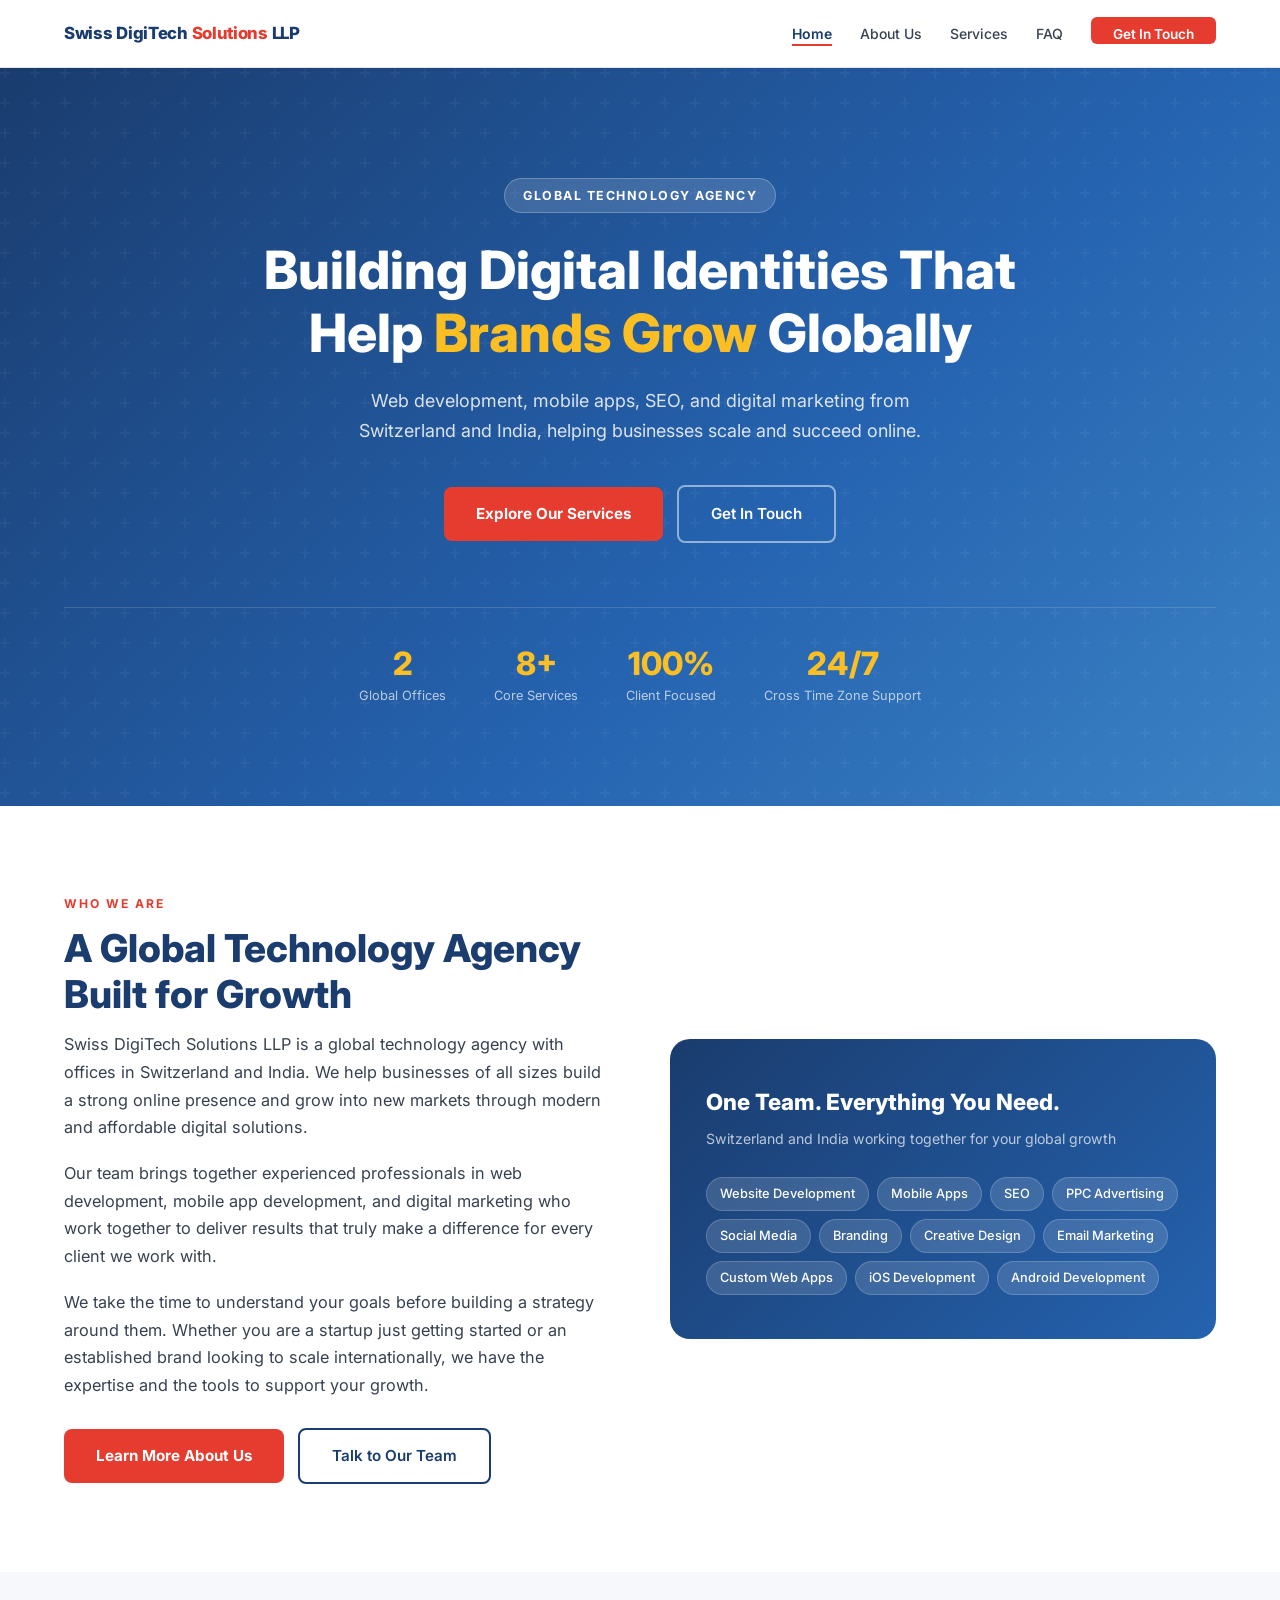
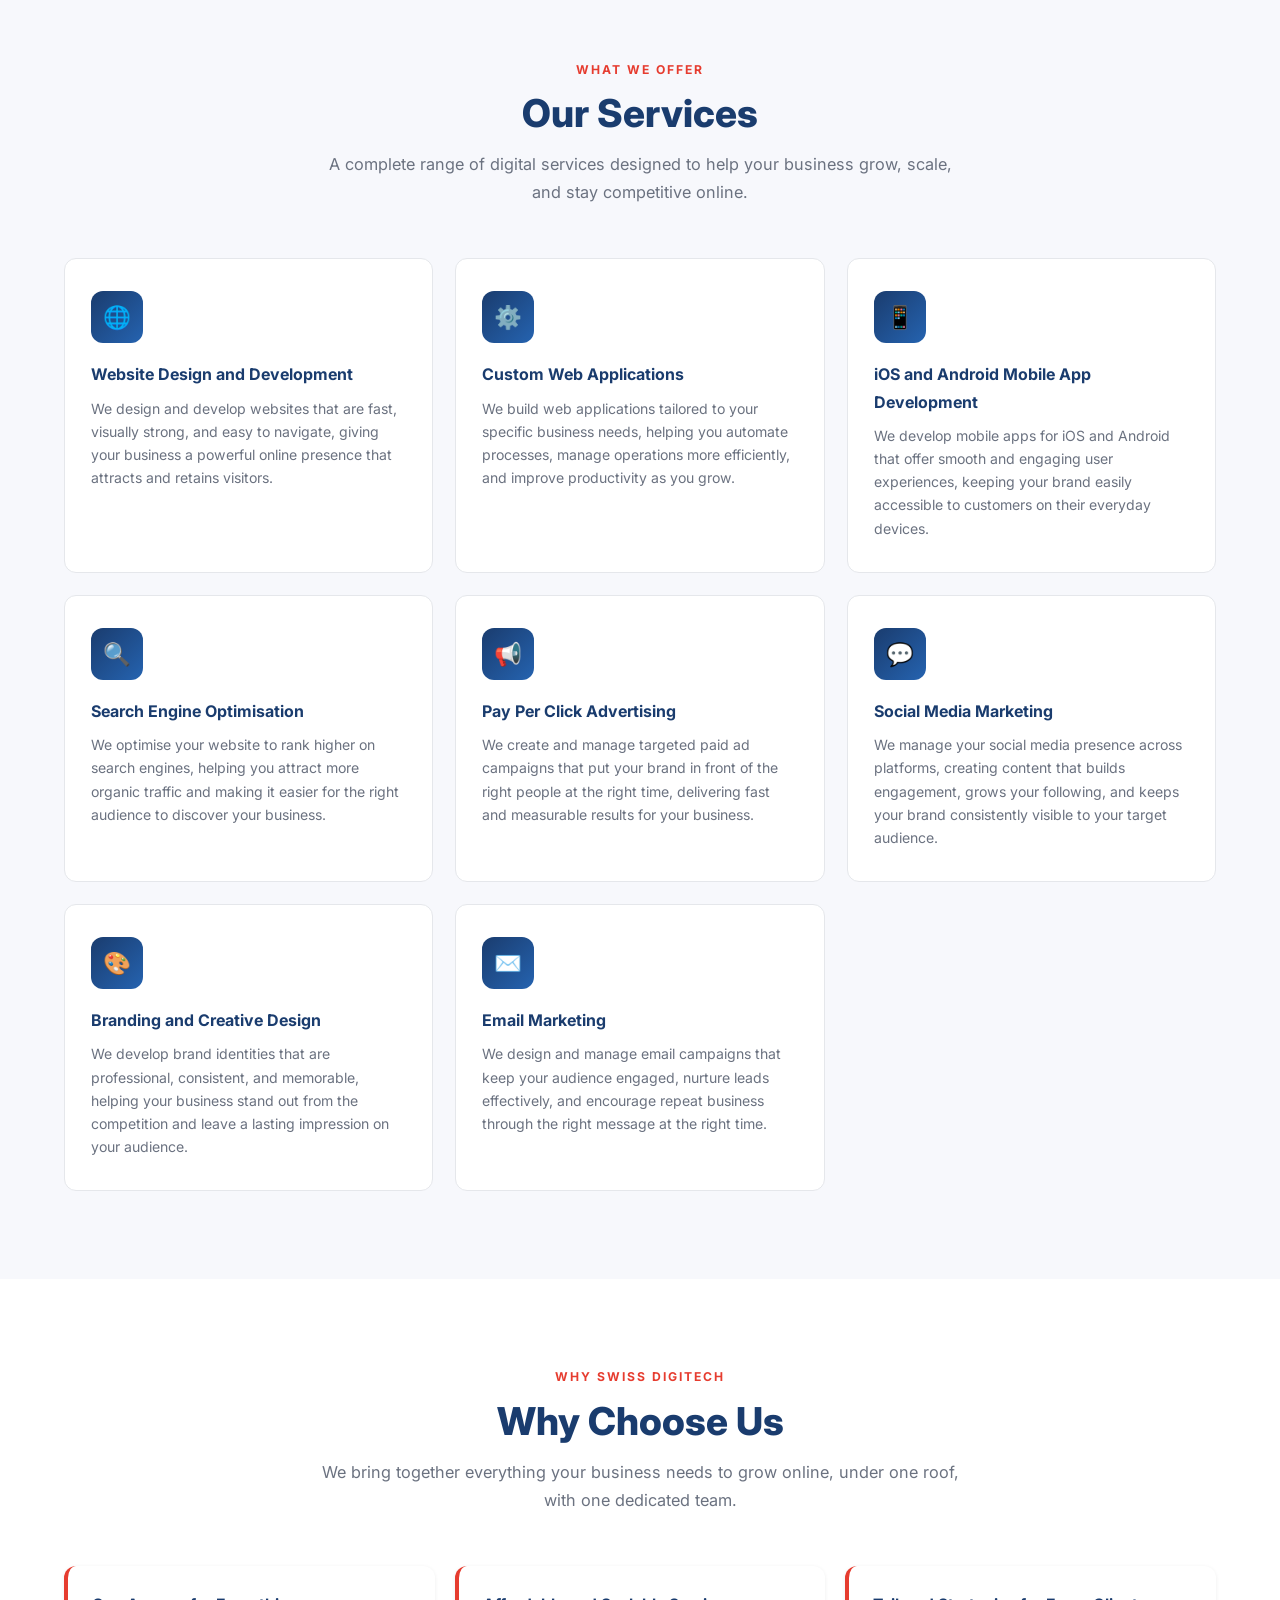
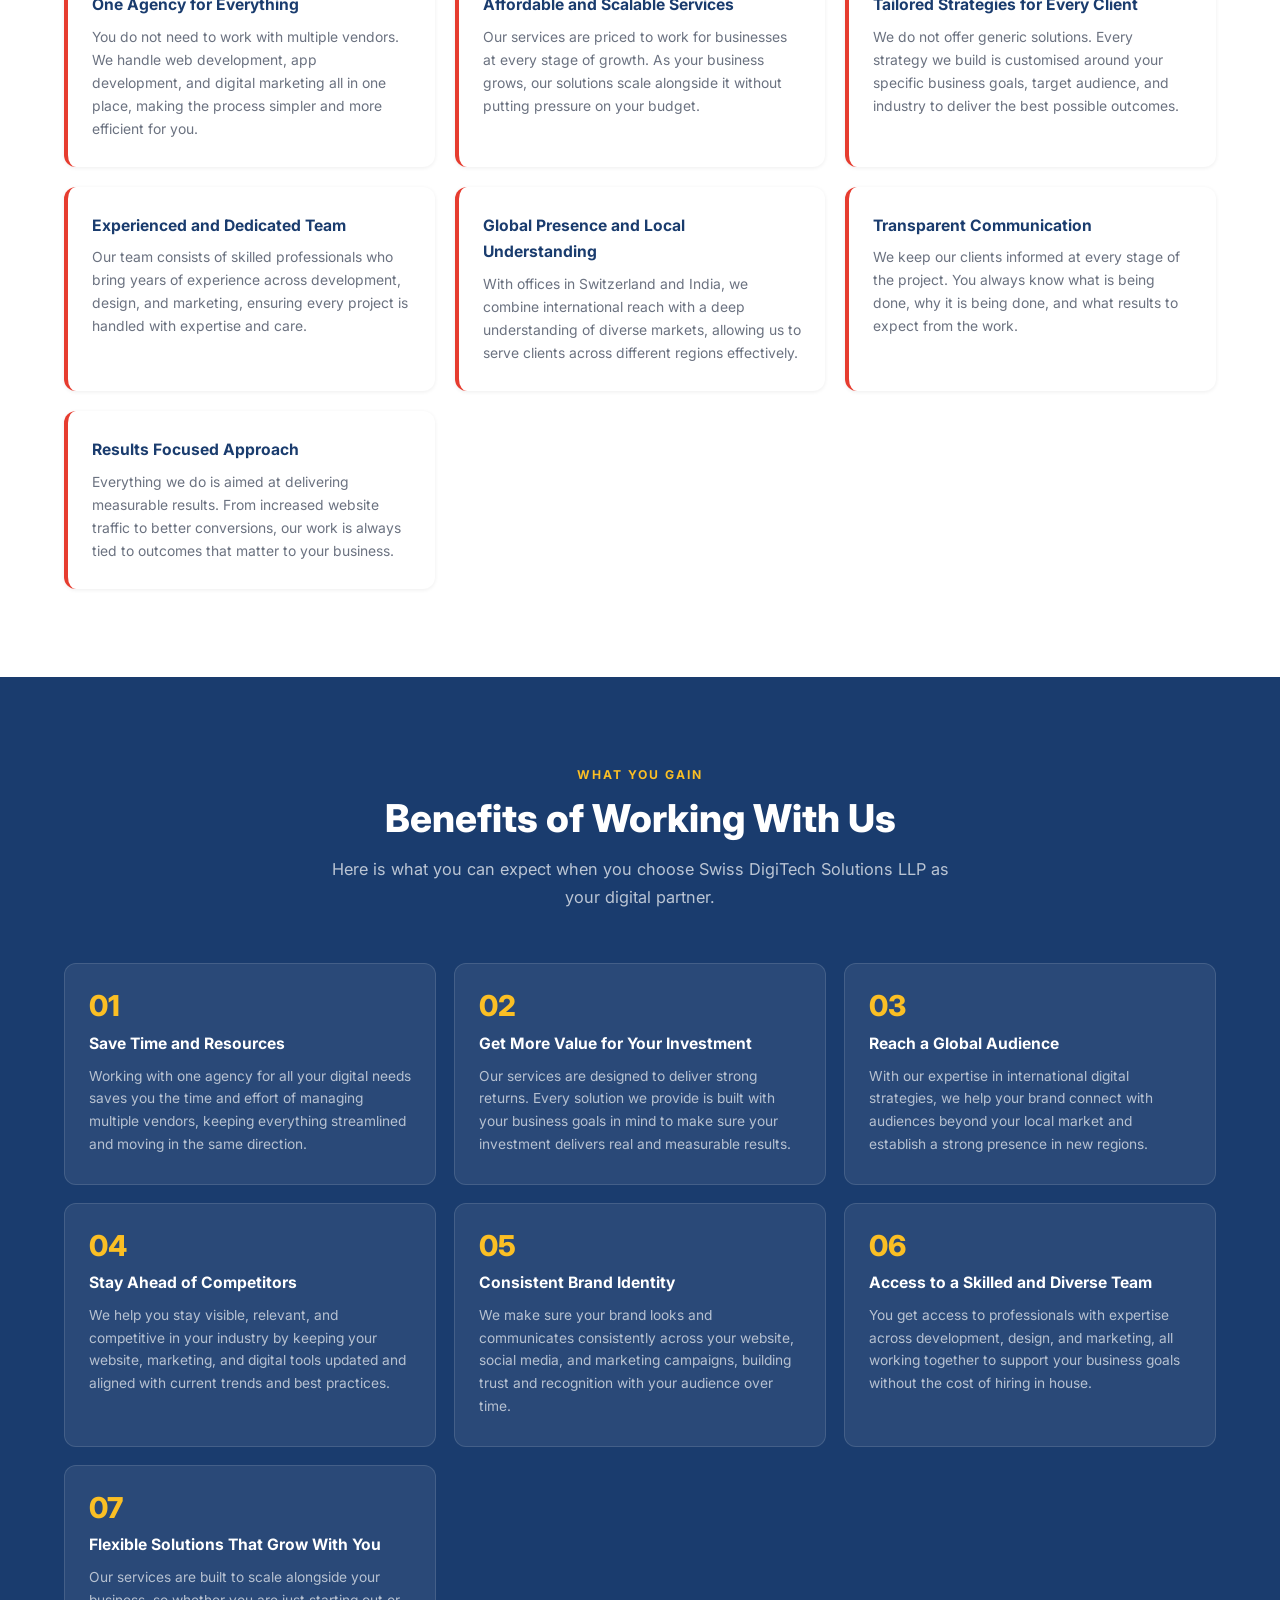
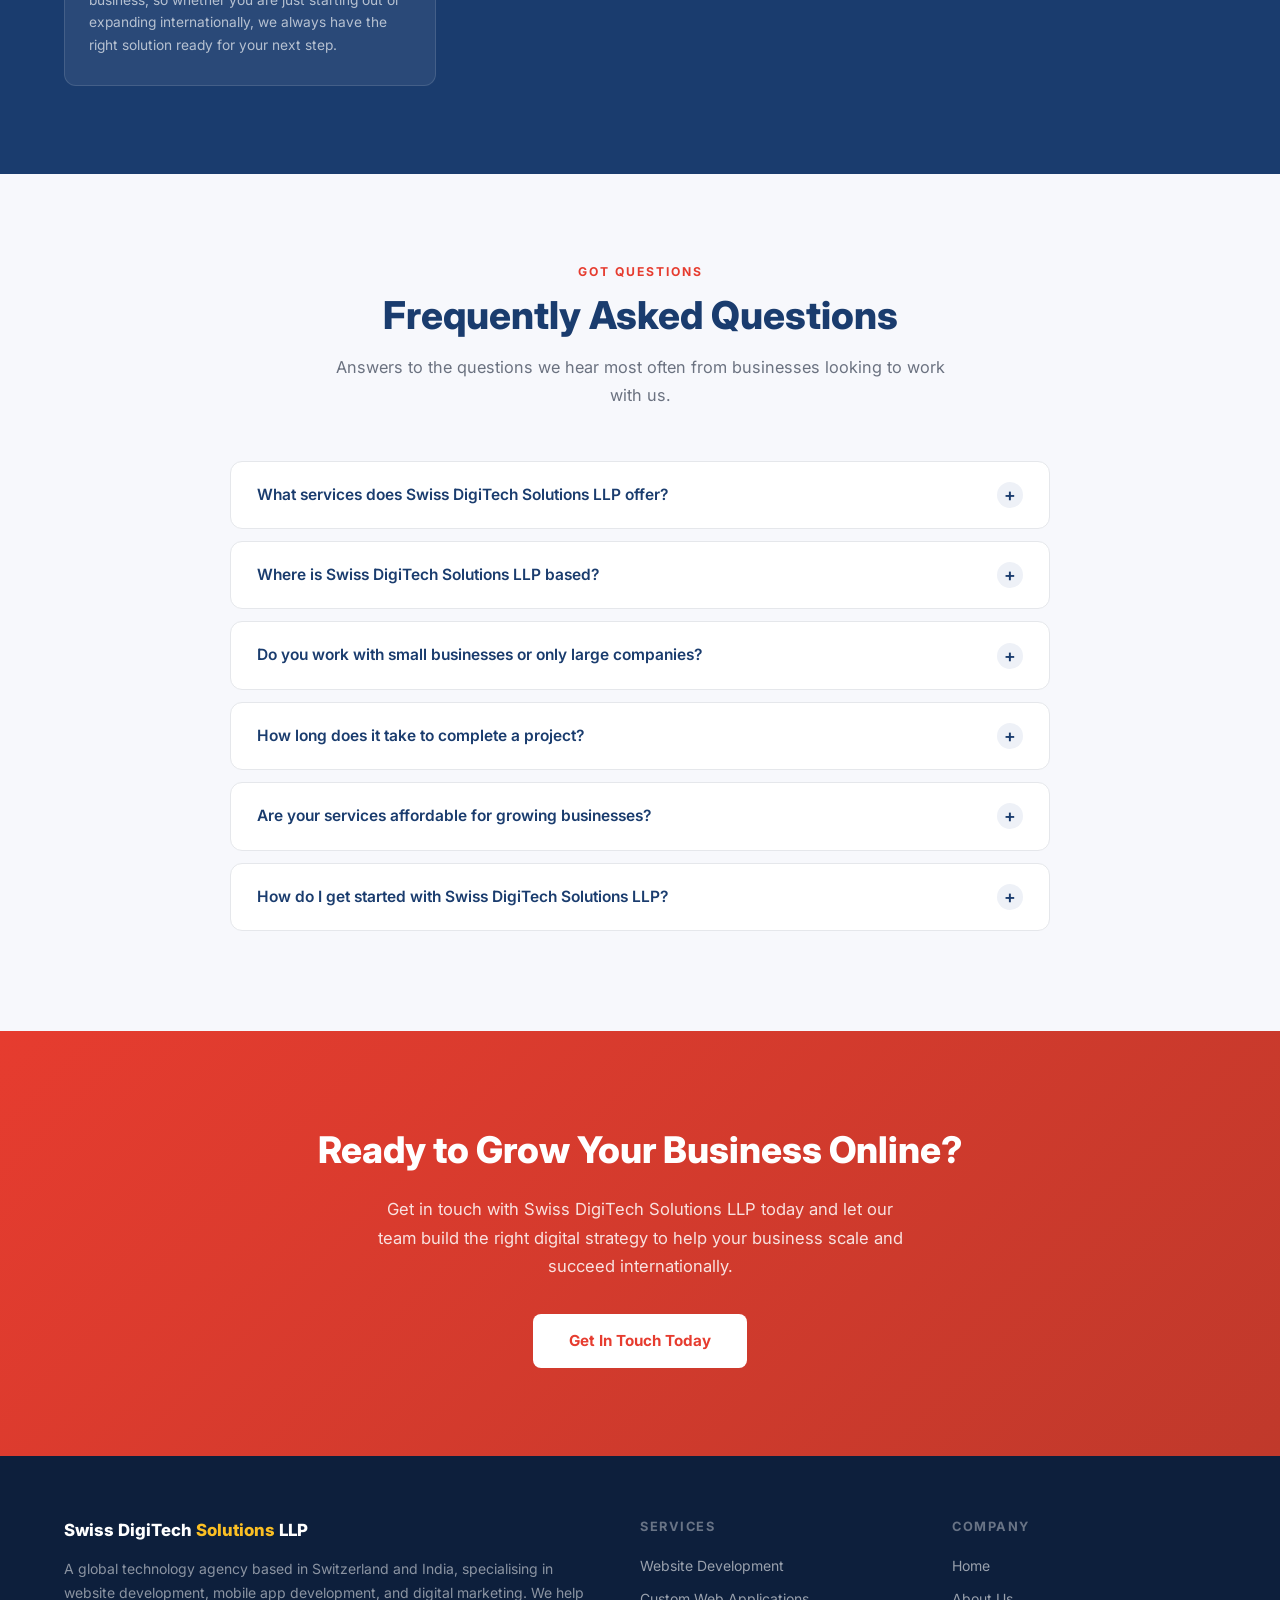
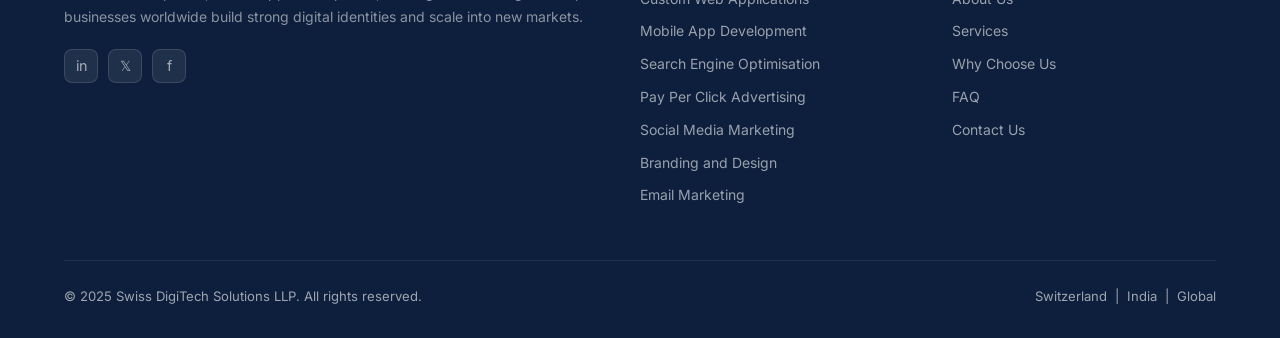
<file: index.html>
<!DOCTYPE html>
<html lang="en">
<head>
  <meta name="google-site-verification" content="jdJyYRzTLqLtd0K--6gJ2o_2VQQrJmGERrsrTj3FTZg" />
  <meta charset="UTF-8" />
  <meta name="viewport" content="width=device-width, initial-scale=1.0" />

  <!-- Primary Meta -->
  <title>Swiss DigiTech Solutions LLP | Global Digital Agency in Switzerland and India</title>
  <meta name="description" content="Swiss DigiTech Solutions LLP helps businesses grow online through website development, mobile apps, SEO, branding, and digital marketing services delivered from Switzerland and India." />
  <meta name="keywords" content="digital agency, web development, mobile app development, SEO, digital marketing, branding, Switzerland, India, Swiss DigiTech Solutions" />
  <meta name="robots" content="index, follow" />
  <link rel="canonical" href="https://swissdigitechsolutions.com/" />

  <!-- Open Graph -->
  <meta property="og:type"        content="website" />
  <meta property="og:url"         content="https://swissdigitechsolutions.com/" />
  <meta property="og:title"       content="Swiss DigiTech Solutions LLP | Global Digital Agency" />
  <meta property="og:description" content="Building strong digital identities for businesses worldwide. Web development, mobile apps, SEO, and digital marketing from Switzerland and India." />
  <meta property="og:site_name"   content="Swiss DigiTech Solutions LLP" />

  <!-- Twitter Card -->
  <meta name="twitter:card"        content="summary_large_image" />
  <meta name="twitter:title"       content="Swiss DigiTech Solutions LLP | Global Digital Agency" />
  <meta name="twitter:description" content="Web development, mobile apps, SEO, and digital marketing from Switzerland and India to help your brand scale globally." />

  <!-- Fonts -->
  <link rel="preconnect" href="https://fonts.googleapis.com" />
  <link rel="preconnect" href="https://fonts.gstatic.com" crossorigin />
  <link href="https://fonts.googleapis.com/css2?family=Inter:wght@300;400;500;600;700;800&display=swap" rel="stylesheet" />
  <link rel="stylesheet" href="style.css" />

  <!-- Schema Markup -->
  <script type="application/ld+json">
  {
    "@context": "https://schema.org",
    "@type": "Organization",
    "name": "Swiss DigiTech Solutions LLP",
    "description": "A global technology agency based in Switzerland and India, offering web development, mobile app development, SEO, branding, and digital marketing services.",
    "url": "https://swissdigitechsolutions.com",
    "areaServed": "Worldwide",
    "foundingLocation": {
      "@type": "Place",
      "name": "Switzerland"
    },
    "hasOfferCatalog": {
      "@type": "OfferCatalog",
      "name": "Digital Services",
      "itemListElement": [
        { "@type": "Offer", "itemOffered": { "@type": "Service", "name": "Website Design and Development" } },
        { "@type": "Offer", "itemOffered": { "@type": "Service", "name": "Mobile App Development" } },
        { "@type": "Offer", "itemOffered": { "@type": "Service", "name": "Search Engine Optimisation" } },
        { "@type": "Offer", "itemOffered": { "@type": "Service", "name": "Digital Marketing" } }
      ]
    }
  }
  </script>

  <style>
    /* ── HOME-SPECIFIC STYLES ── */
    .hero {
      background: linear-gradient(135deg, var(--primary) 0%, var(--primary-light) 60%, #3b82c4 100%);
      color: var(--white);
      padding: 110px 5% 100px;
      text-align: center;
      position: relative;
      overflow: hidden;
    }
    .hero::before {
      content: '';
      position: absolute;
      inset: 0;
      background: url("data:image/svg+xml,%3Csvg width='60' height='60' viewBox='0 0 60 60' xmlns='http://www.w3.org/2000/svg'%3E%3Cg fill='none' fill-rule='evenodd'%3E%3Cg fill='%23ffffff' fill-opacity='0.04'%3E%3Cpath d='M36 34v-4h-2v4h-4v2h4v4h2v-4h4v-2h-4zm0-30V0h-2v4h-4v2h4v4h2V6h4V4h-4zM6 34v-4H4v4H0v2h4v4h2v-4h4v-2H6zM6 4V0H4v4H0v2h4v4h2V6h4V4H6z'/%3E%3C/g%3E%3C/g%3E%3C/svg%3E");
    }
    .hero-inner { position: relative; }
    .hero-badge {
      display: inline-block;
      background: rgba(255,255,255,0.14);
      border: 1px solid rgba(255,255,255,0.24);
      font-size: 0.78rem;
      font-weight: 700;
      letter-spacing: 1.5px;
      text-transform: uppercase;
      padding: 6px 18px;
      border-radius: 50px;
      margin-bottom: 26px;
    }
    .hero h1 {
      font-size: clamp(2rem, 4.5vw, 3.3rem);
      font-weight: 800;
      line-height: 1.18;
      margin-bottom: 22px;
      max-width: 840px;
      margin-left: auto;
      margin-right: auto;
    }
    .hero h1 em { color: var(--gold); font-style: normal; }
    .hero-tagline {
      font-size: 1.12rem;
      color: rgba(255,255,255,0.84);
      max-width: 580px;
      margin: 0 auto 38px;
    }
    .hero-stats {
      display: flex;
      justify-content: center;
      gap: 48px;
      margin-top: 64px;
      flex-wrap: wrap;
      border-top: 1px solid rgba(255,255,255,0.14);
      padding-top: 40px;
    }
    .stat-item { text-align: center; }
    .stat-num  { font-size: 2rem; font-weight: 800; color: var(--gold); line-height: 1; }
    .stat-lbl  { font-size: 0.8rem; color: rgba(255,255,255,0.68); margin-top: 5px; }

    .about-grid { display: grid; grid-template-columns: 1fr 1fr; gap: 60px; align-items: center; }
    .about-text p { color: var(--text-mid); margin-bottom: 18px; font-size: 1.02rem; }
    .about-text .flex-btns { margin-top: 28px; }
    .about-visual {
      background: linear-gradient(135deg, var(--primary) 0%, var(--primary-light) 100%);
      border-radius: var(--radius-lg);
      padding: 44px 36px;
      color: var(--white);
    }
    .av-title { font-size: 1.4rem; font-weight: 800; margin-bottom: 6px; }
    .av-sub   { font-size: 0.88rem; color: rgba(255,255,255,0.7); margin-bottom: 26px; }
    .chips    { display: flex; flex-wrap: wrap; gap: 8px; }
    .chip {
      background: rgba(255,255,255,0.14);
      border: 1px solid rgba(255,255,255,0.18);
      font-size: 0.8rem;
      font-weight: 500;
      padding: 5px 13px;
      border-radius: 50px;
    }

    @media (max-width: 900px) {
      .about-grid { grid-template-columns: 1fr; }
    }
    @media (max-width: 600px) {
      .hero { padding: 72px 5% 64px; }
      .hero-stats { gap: 28px; }
    }
  </style>
</head>
<body>

  <!-- NAVIGATION -->
  <nav>
    <div class="nav-logo">Swiss DigiTech <span>Solutions</span> LLP</div>
    <ul class="nav-links" id="navLinks">
      <li><a href="index.html" class="active">Home</a></li>
      <li><a href="about.html">About Us</a></li>
      <li><a href="index.html#services">Services</a></li>
      <li><a href="index.html#faq">FAQ</a></li>
      <li><a href="contact.html" class="nav-cta">Get In Touch</a></li>
    </ul>
    <button class="hamburger" id="hamburger" aria-label="Menu">
      <span></span><span></span><span></span>
    </button>
  </nav>

  <!-- HERO -->
  <section class="hero">
    <div class="hero-inner">
      <div class="hero-badge">Global Technology Agency</div>
      <h1>Building Digital Identities That Help <em>Brands Grow</em> Globally</h1>
      <p class="hero-tagline">
        Web development, mobile apps, SEO, and digital marketing from Switzerland and India, helping businesses scale and succeed online.
      </p>
      <div class="flex-btns" style="justify-content:center;">
        <a href="#services" class="btn-primary">Explore Our Services</a>
        <a href="contact.html" class="btn-outline-white">Get In Touch</a>
      </div>
      <div class="hero-stats">
        <div class="stat-item"><div class="stat-num">2</div><div class="stat-lbl">Global Offices</div></div>
        <div class="stat-item"><div class="stat-num">8+</div><div class="stat-lbl">Core Services</div></div>
        <div class="stat-item"><div class="stat-num">100%</div><div class="stat-lbl">Client Focused</div></div>
        <div class="stat-item"><div class="stat-num">24/7</div><div class="stat-lbl">Cross Time Zone Support</div></div>
      </div>
    </div>
  </section>

  <!-- ABOUT SNIPPET -->
  <section id="about">
    <div class="about-grid">
      <div class="about-text">
        <div class="section-label">Who We Are</div>
        <h2 class="section-title">A Global Technology Agency Built for Growth</h2>
        <p>Swiss DigiTech Solutions LLP is a global technology agency with offices in Switzerland and India. We help businesses of all sizes build a strong online presence and grow into new markets through modern and affordable digital solutions.</p>
        <p>Our team brings together experienced professionals in web development, mobile app development, and digital marketing who work together to deliver results that truly make a difference for every client we work with.</p>
        <p>We take the time to understand your goals before building a strategy around them. Whether you are a startup just getting started or an established brand looking to scale internationally, we have the expertise and the tools to support your growth.</p>
        <div class="flex-btns">
          <a href="about.html" class="btn-primary">Learn More About Us</a>
          <a href="contact.html" class="btn-secondary">Talk to Our Team</a>
        </div>
      </div>
      <div class="about-visual">
        <div class="av-title">One Team. Everything You Need.</div>
        <div class="av-sub">Switzerland and India working together for your global growth</div>
        <div class="chips">
          <span class="chip">Website Development</span>
          <span class="chip">Mobile Apps</span>
          <span class="chip">SEO</span>
          <span class="chip">PPC Advertising</span>
          <span class="chip">Social Media</span>
          <span class="chip">Branding</span>
          <span class="chip">Creative Design</span>
          <span class="chip">Email Marketing</span>
          <span class="chip">Custom Web Apps</span>
          <span class="chip">iOS Development</span>
          <span class="chip">Android Development</span>
        </div>
      </div>
    </div>
  </section>

  <!-- SERVICES -->
  <section id="services" class="bg-off">
    <div class="section-header center">
      <div class="section-label">What We Offer</div>
      <h2 class="section-title">Our Services</h2>
      <p class="section-sub">A complete range of digital services designed to help your business grow, scale, and stay competitive online.</p>
    </div>
    <div class="services-grid">
      <div class="service-card">
        <div class="service-icon">🌐</div>
        <h3>Website Design and Development</h3>
        <p>We design and develop websites that are fast, visually strong, and easy to navigate, giving your business a powerful online presence that attracts and retains visitors.</p>
      </div>
      <div class="service-card">
        <div class="service-icon">⚙️</div>
        <h3>Custom Web Applications</h3>
        <p>We build web applications tailored to your specific business needs, helping you automate processes, manage operations more efficiently, and improve productivity as you grow.</p>
      </div>
      <div class="service-card">
        <div class="service-icon">📱</div>
        <h3>iOS and Android Mobile App Development</h3>
        <p>We develop mobile apps for iOS and Android that offer smooth and engaging user experiences, keeping your brand easily accessible to customers on their everyday devices.</p>
      </div>
      <div class="service-card">
        <div class="service-icon">🔍</div>
        <h3>Search Engine Optimisation</h3>
        <p>We optimise your website to rank higher on search engines, helping you attract more organic traffic and making it easier for the right audience to discover your business.</p>
      </div>
      <div class="service-card">
        <div class="service-icon">📢</div>
        <h3>Pay Per Click Advertising</h3>
        <p>We create and manage targeted paid ad campaigns that put your brand in front of the right people at the right time, delivering fast and measurable results for your business.</p>
      </div>
      <div class="service-card">
        <div class="service-icon">💬</div>
        <h3>Social Media Marketing</h3>
        <p>We manage your social media presence across platforms, creating content that builds engagement, grows your following, and keeps your brand consistently visible to your target audience.</p>
      </div>
      <div class="service-card">
        <div class="service-icon">🎨</div>
        <h3>Branding and Creative Design</h3>
        <p>We develop brand identities that are professional, consistent, and memorable, helping your business stand out from the competition and leave a lasting impression on your audience.</p>
      </div>
      <div class="service-card">
        <div class="service-icon">✉️</div>
        <h3>Email Marketing</h3>
        <p>We design and manage email campaigns that keep your audience engaged, nurture leads effectively, and encourage repeat business through the right message at the right time.</p>
      </div>
    </div>
  </section>

  <!-- WHY CHOOSE US -->
  <section id="why">
    <div class="section-header center">
      <div class="section-label">Why Swiss DigiTech</div>
      <h2 class="section-title">Why Choose Us</h2>
      <p class="section-sub">We bring together everything your business needs to grow online, under one roof, with one dedicated team.</p>
    </div>
    <div class="why-grid">
      <div class="why-card">
        <h3>One Agency for Everything</h3>
        <p>You do not need to work with multiple vendors. We handle web development, app development, and digital marketing all in one place, making the process simpler and more efficient for you.</p>
      </div>
      <div class="why-card">
        <h3>Affordable and Scalable Services</h3>
        <p>Our services are priced to work for businesses at every stage of growth. As your business grows, our solutions scale alongside it without putting pressure on your budget.</p>
      </div>
      <div class="why-card">
        <h3>Tailored Strategies for Every Client</h3>
        <p>We do not offer generic solutions. Every strategy we build is customised around your specific business goals, target audience, and industry to deliver the best possible outcomes.</p>
      </div>
      <div class="why-card">
        <h3>Experienced and Dedicated Team</h3>
        <p>Our team consists of skilled professionals who bring years of experience across development, design, and marketing, ensuring every project is handled with expertise and care.</p>
      </div>
      <div class="why-card">
        <h3>Global Presence and Local Understanding</h3>
        <p>With offices in Switzerland and India, we combine international reach with a deep understanding of diverse markets, allowing us to serve clients across different regions effectively.</p>
      </div>
      <div class="why-card">
        <h3>Transparent Communication</h3>
        <p>We keep our clients informed at every stage of the project. You always know what is being done, why it is being done, and what results to expect from the work.</p>
      </div>
      <div class="why-card">
        <h3>Results Focused Approach</h3>
        <p>Everything we do is aimed at delivering measurable results. From increased website traffic to better conversions, our work is always tied to outcomes that matter to your business.</p>
      </div>
    </div>
  </section>

  <!-- BENEFITS -->
  <section class="bg-dark">
    <div class="section-header center">
      <div class="section-label">What You Gain</div>
      <h2 class="section-title">Benefits of Working With Us</h2>
      <p class="section-sub">Here is what you can expect when you choose Swiss DigiTech Solutions LLP as your digital partner.</p>
    </div>
    <div class="benefits-grid">
      <div class="benefit-card"><div class="benefit-number">01</div><h3>Save Time and Resources</h3><p>Working with one agency for all your digital needs saves you the time and effort of managing multiple vendors, keeping everything streamlined and moving in the same direction.</p></div>
      <div class="benefit-card"><div class="benefit-number">02</div><h3>Get More Value for Your Investment</h3><p>Our services are designed to deliver strong returns. Every solution we provide is built with your business goals in mind to make sure your investment delivers real and measurable results.</p></div>
      <div class="benefit-card"><div class="benefit-number">03</div><h3>Reach a Global Audience</h3><p>With our expertise in international digital strategies, we help your brand connect with audiences beyond your local market and establish a strong presence in new regions.</p></div>
      <div class="benefit-card"><div class="benefit-number">04</div><h3>Stay Ahead of Competitors</h3><p>We help you stay visible, relevant, and competitive in your industry by keeping your website, marketing, and digital tools updated and aligned with current trends and best practices.</p></div>
      <div class="benefit-card"><div class="benefit-number">05</div><h3>Consistent Brand Identity</h3><p>We make sure your brand looks and communicates consistently across your website, social media, and marketing campaigns, building trust and recognition with your audience over time.</p></div>
      <div class="benefit-card"><div class="benefit-number">06</div><h3>Access to a Skilled and Diverse Team</h3><p>You get access to professionals with expertise across development, design, and marketing, all working together to support your business goals without the cost of hiring in house.</p></div>
      <div class="benefit-card"><div class="benefit-number">07</div><h3>Flexible Solutions That Grow With You</h3><p>Our services are built to scale alongside your business, so whether you are just starting out or expanding internationally, we always have the right solution ready for your next step.</p></div>
    </div>
  </section>

  <!-- FAQ -->
  <section id="faq" class="bg-off">
    <div class="section-header center">
      <div class="section-label">Got Questions</div>
      <h2 class="section-title">Frequently Asked Questions</h2>
      <p class="section-sub">Answers to the questions we hear most often from businesses looking to work with us.</p>
    </div>
    <div class="faq-list">
      <div class="faq-item">
        <div class="faq-question">What services does Swiss DigiTech Solutions LLP offer?<span class="faq-icon">+</span></div>
        <div class="faq-answer"><div class="faq-answer-inner">We offer a complete range of digital services including website design and development, custom web applications, iOS and Android mobile app development, SEO, pay per click advertising, social media marketing, branding, creative design, and email marketing.</div></div>
      </div>
      <div class="faq-item">
        <div class="faq-question">Where is Swiss DigiTech Solutions LLP based?<span class="faq-icon">+</span></div>
        <div class="faq-answer"><div class="faq-answer-inner">We are a global technology agency with offices in Switzerland and India. Our dual presence allows us to serve clients across different time zones and regions without any disruption.</div></div>
      </div>
      <div class="faq-item">
        <div class="faq-question">Do you work with small businesses or only large companies?<span class="faq-icon">+</span></div>
        <div class="faq-answer"><div class="faq-answer-inner">We work with businesses of all sizes. Whether you are a startup just getting started or an established company looking to expand internationally, we have solutions that can be tailored to fit your goals and budget.</div></div>
      </div>
      <div class="faq-item">
        <div class="faq-question">How long does it take to complete a project?<span class="faq-icon">+</span></div>
        <div class="faq-answer"><div class="faq-answer-inner">Project timelines vary depending on the scope and complexity of the work. A standard website can typically be delivered within a few weeks, while larger projects such as custom applications or mobile apps may take longer. We always discuss timelines clearly before starting.</div></div>
      </div>
      <div class="faq-item">
        <div class="faq-question">Are your services affordable for growing businesses?<span class="faq-icon">+</span></div>
        <div class="faq-answer"><div class="faq-answer-inner">Yes. We believe quality digital services should be accessible to businesses at every stage of growth. Our pricing is competitive and our solutions are designed to be scalable so you only pay for what your business actually needs.</div></div>
      </div>
      <div class="faq-item">
        <div class="faq-question">How do I get started with Swiss DigiTech Solutions LLP?<span class="faq-icon">+</span></div>
        <div class="faq-answer"><div class="faq-answer-inner">Getting started is simple. You can reach out to our team through our contact page, share your requirements, and we will get back to you with the right plan to move forward.</div></div>
      </div>
    </div>
  </section>

  <!-- CTA -->
  <section class="cta-section">
    <h2>Ready to Grow Your Business Online?</h2>
    <p>Get in touch with Swiss DigiTech Solutions LLP today and let our team build the right digital strategy to help your business scale and succeed internationally.</p>
    <a href="contact.html" class="btn-white">Get In Touch Today</a>
  </section>

  <!-- FOOTER -->
  <footer>
    <div class="footer-grid">
      <div>
        <div class="footer-logo">Swiss DigiTech <span>Solutions</span> LLP</div>
        <p class="footer-about">A global technology agency based in Switzerland and India, specialising in website development, mobile app development, and digital marketing. We help businesses worldwide build strong digital identities and scale into new markets.</p>
        <div class="footer-socials">
          <div class="social-btn">in</div>
          <div class="social-btn">𝕏</div>
          <div class="social-btn">f</div>
        </div>
      </div>
      <div class="footer-col">
        <h4>Services</h4>
        <ul>
          <li>Website Development</li>
          <li>Custom Web Applications</li>
          <li>Mobile App Development</li>
          <li>Search Engine Optimisation</li>
          <li>Pay Per Click Advertising</li>
          <li>Social Media Marketing</li>
          <li>Branding and Design</li>
          <li>Email Marketing</li>
        </ul>
      </div>
      <div class="footer-col">
        <h4>Company</h4>
        <ul>
          <li><a href="index.html">Home</a></li>
          <li><a href="about.html">About Us</a></li>
          <li><a href="index.html#services">Services</a></li>
          <li><a href="index.html#why">Why Choose Us</a></li>
          <li><a href="index.html#faq">FAQ</a></li>
          <li><a href="contact.html">Contact Us</a></li>
        </ul>
      </div>
    </div>
    <div class="footer-bottom">
      <span>&copy; 2025 Swiss DigiTech Solutions LLP. All rights reserved.</span>
      <span>Switzerland &nbsp;|&nbsp; India &nbsp;|&nbsp; Global</span>
    </div>
  </footer>

  <script>
    // Hamburger
    const ham = document.getElementById('hamburger');
    const nav = document.getElementById('navLinks');
    ham.addEventListener('click', () => {
      ham.classList.toggle('open');
      nav.classList.toggle('open');
    });
    // FAQ
    document.querySelectorAll('.faq-question').forEach(q => {
      q.addEventListener('click', () => {
        const item = q.parentElement;
        const isOpen = item.classList.contains('open');
        document.querySelectorAll('.faq-item').forEach(i => i.classList.remove('open'));
        if (!isOpen) item.classList.add('open');
      });
    });
  </script>
</body>
</html>
</file>
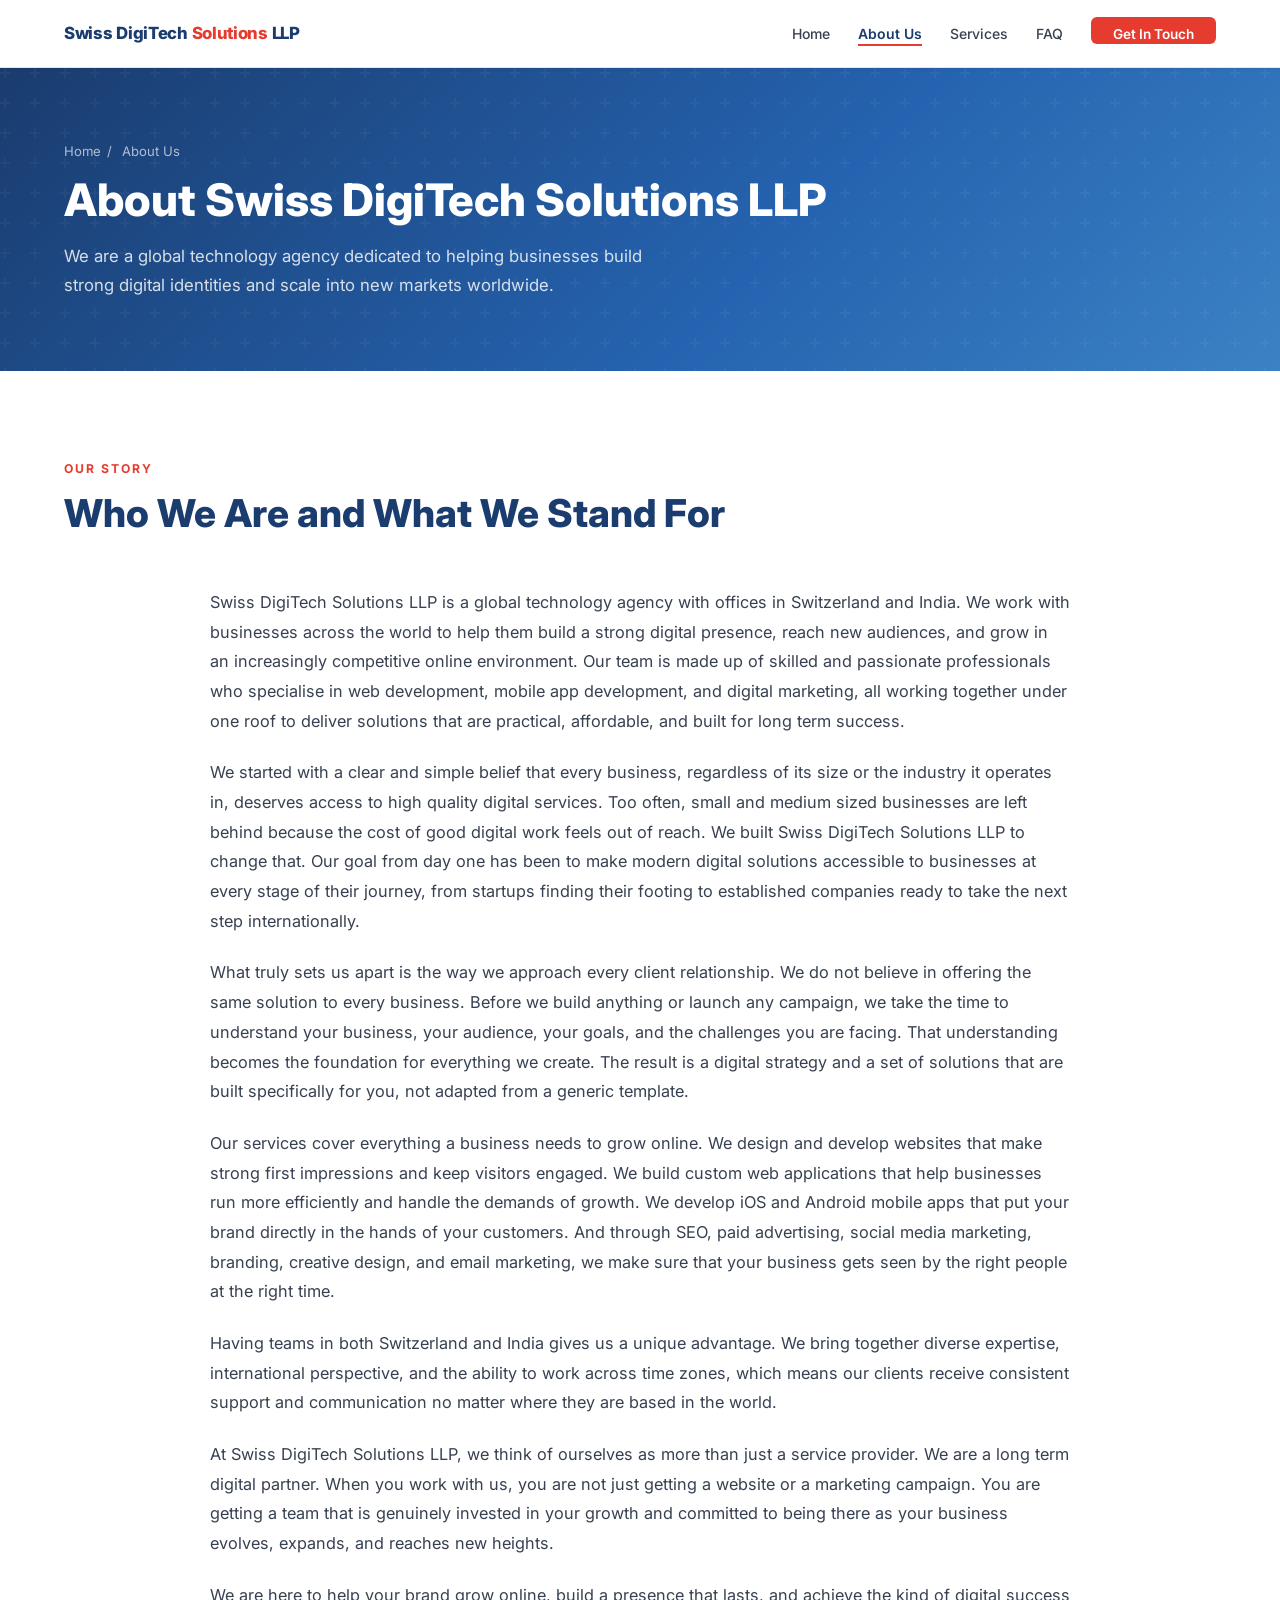
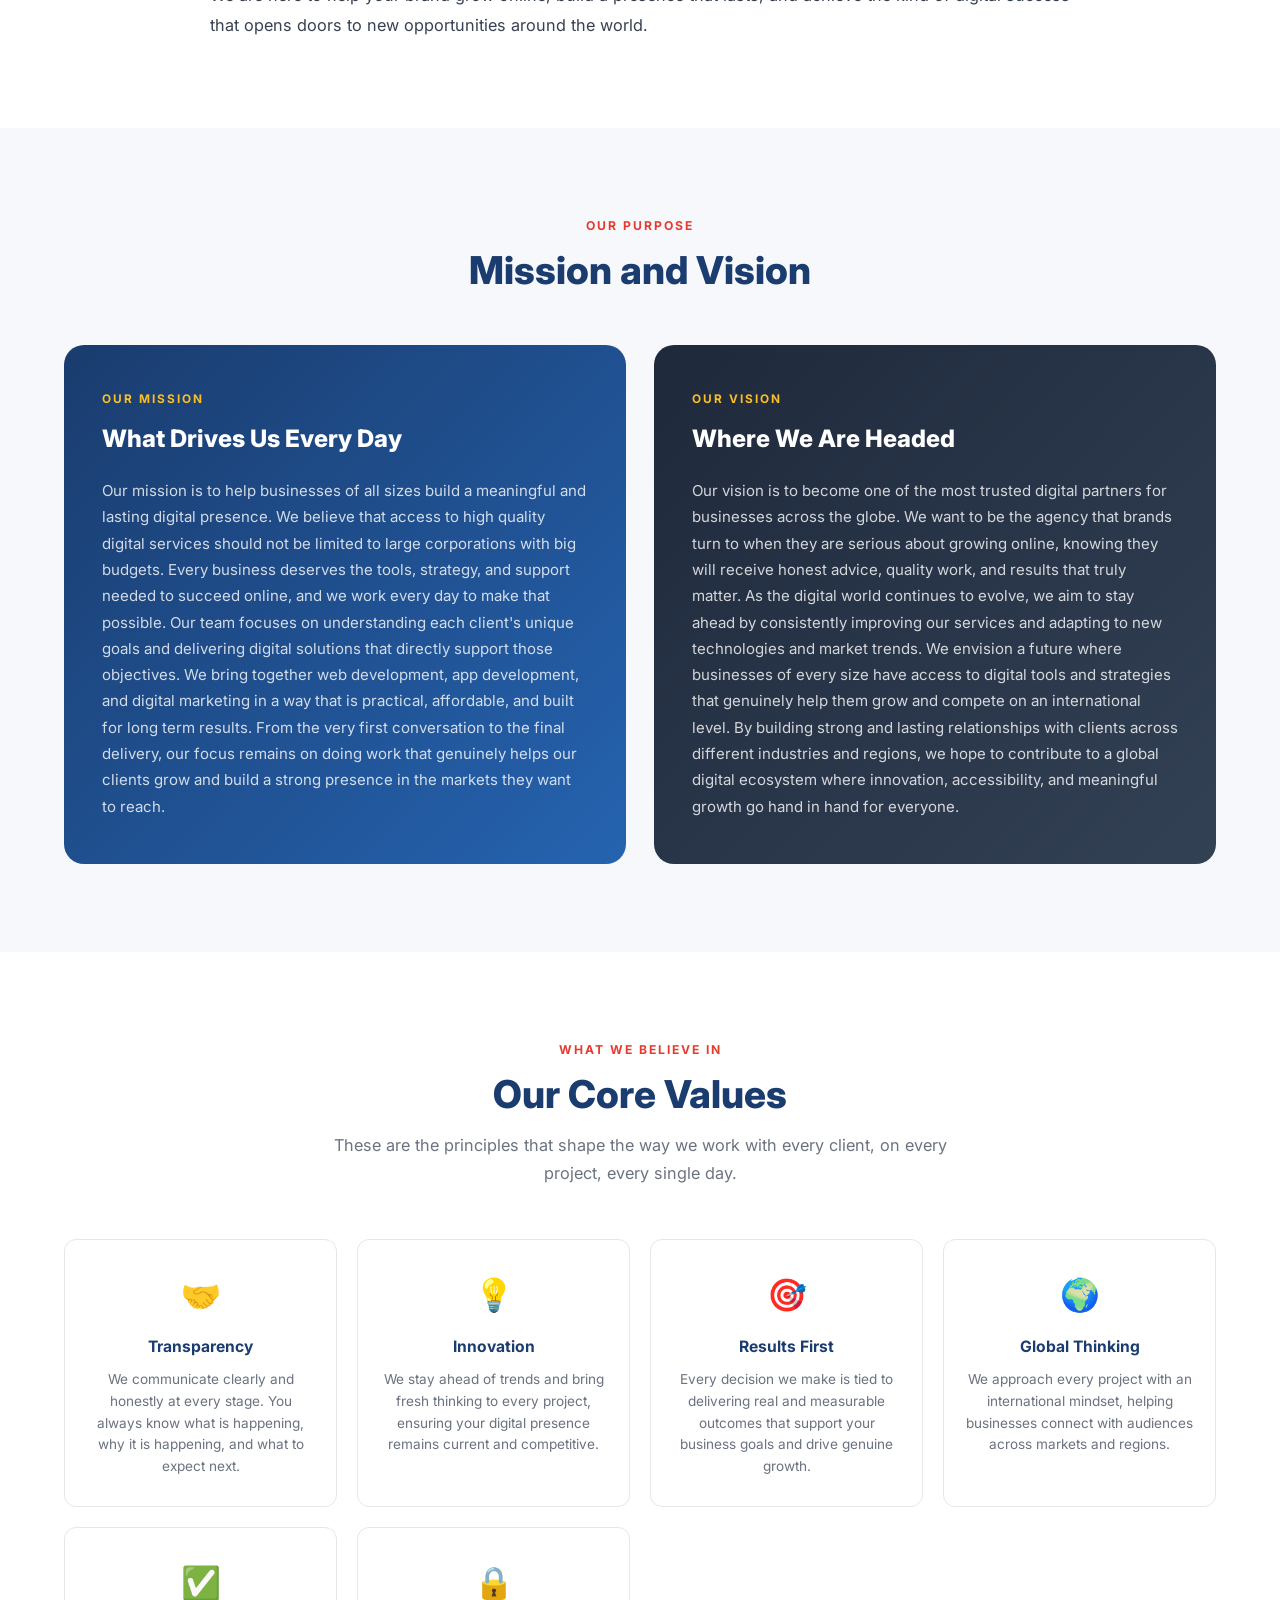
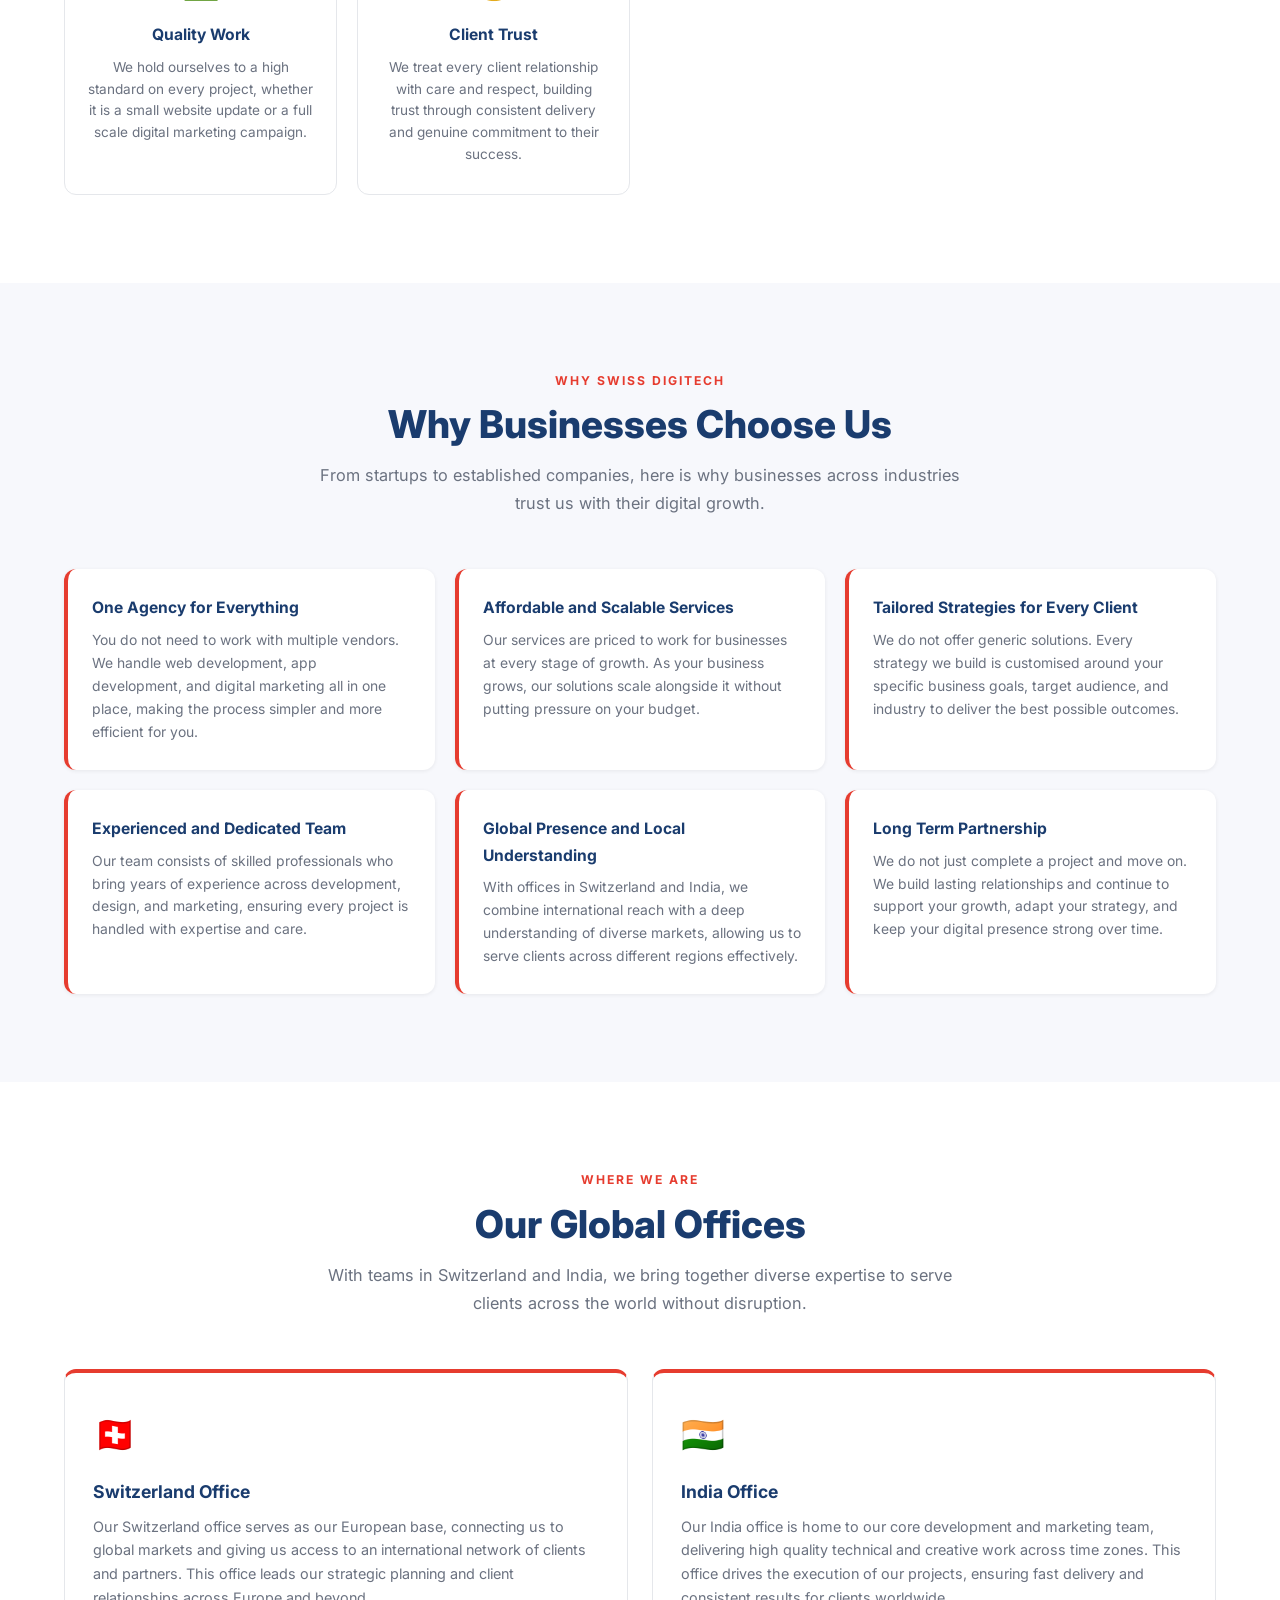
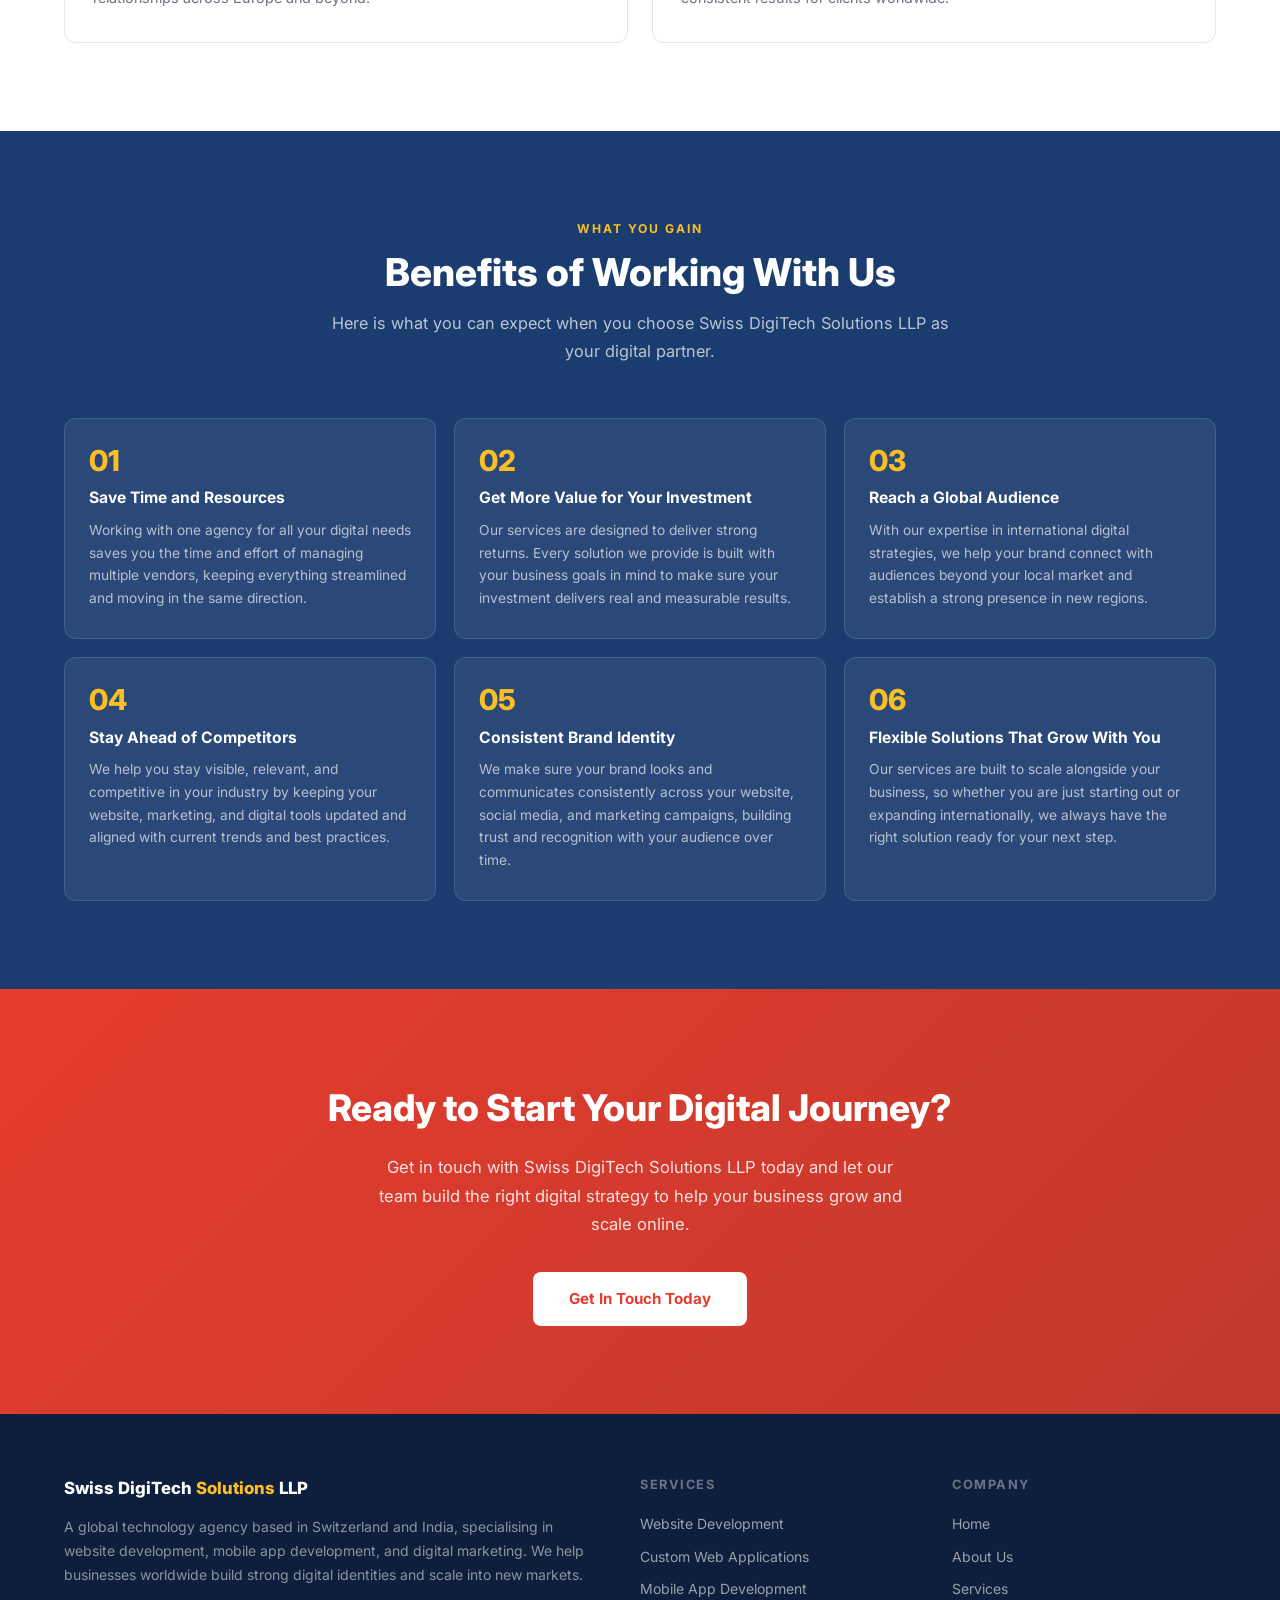
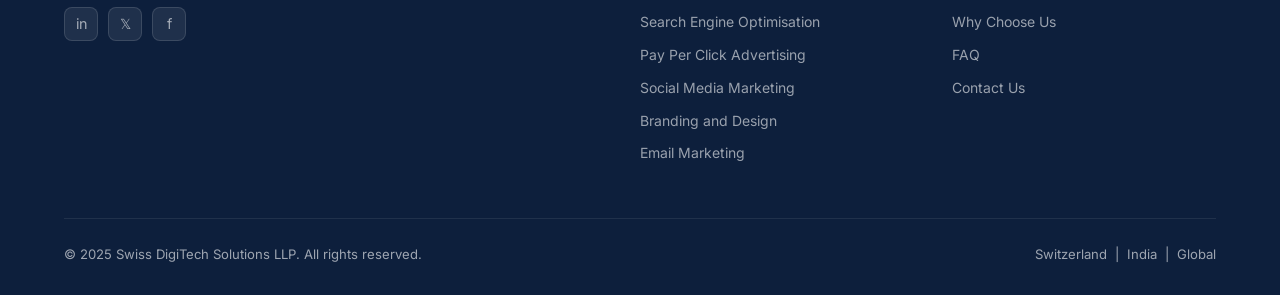
<file: about.html>
<!DOCTYPE html>
<html lang="en">
<head>
  <meta charset="UTF-8" />
  <meta name="viewport" content="width=device-width, initial-scale=1.0" />

  <!-- Primary Meta -->
  <title>About Us | Swiss DigiTech Solutions LLP | Our Story and Services</title>
  <meta name="description" content="Swiss DigiTech Solutions LLP is a global technology agency helping businesses build strong online identities through affordable web development, app development, and digital marketing solutions." />
  <meta name="keywords" content="about Swiss DigiTech Solutions, digital agency Switzerland India, web development agency, digital marketing agency, technology agency" />
  <meta name="robots" content="index, follow" />
  <link rel="canonical" href="https://swissdigitechsolutions.com/about.html" />

  <!-- Open Graph -->
  <meta property="og:type"        content="website" />
  <meta property="og:url"         content="https://swissdigitechsolutions.com/about.html" />
  <meta property="og:title"       content="About Us | Swiss DigiTech Solutions LLP" />
  <meta property="og:description" content="Learn about Swiss DigiTech Solutions LLP, a global technology agency based in Switzerland and India, helping businesses grow through smart and affordable digital solutions." />
  <meta property="og:site_name"   content="Swiss DigiTech Solutions LLP" />

  <!-- Twitter Card -->
  <meta name="twitter:card"        content="summary_large_image" />
  <meta name="twitter:title"       content="About Us | Swiss DigiTech Solutions LLP" />
  <meta name="twitter:description" content="A global technology agency based in Switzerland and India, helping businesses build strong online identities and scale globally." />

  <!-- Fonts -->
  <link rel="preconnect" href="https://fonts.googleapis.com" />
  <link rel="preconnect" href="https://fonts.gstatic.com" crossorigin />
  <link href="https://fonts.googleapis.com/css2?family=Inter:wght@300;400;500;600;700;800&display=swap" rel="stylesheet" />
  <link rel="stylesheet" href="style.css" />

  <!-- Schema Markup -->
  <script type="application/ld+json">
  {
    "@context": "https://schema.org",
    "@type": "AboutPage",
    "name": "About Swiss DigiTech Solutions LLP",
    "description": "Learn about Swiss DigiTech Solutions LLP, a global technology agency based in Switzerland and India.",
    "url": "https://swissdigitechsolutions.com/about.html",
    "mainEntity": {
      "@type": "Organization",
      "name": "Swiss DigiTech Solutions LLP",
      "description": "A global technology agency based in Switzerland and India offering web development, mobile app development, and digital marketing services.",
      "url": "https://swissdigitechsolutions.com"
    }
  }
  </script>

  <style>
    .story-section { max-width: 860px; margin: 0 auto; }
    .story-section p { color: var(--text-mid); margin-bottom: 22px; font-size: 1.02rem; line-height: 1.82; }
    .story-section p:last-child { margin-bottom: 0; }

    .values-grid {
      display: grid;
      grid-template-columns: repeat(auto-fill, minmax(220px, 1fr));
      gap: 20px;
    }
    .value-card {
      background: var(--white);
      border: 1px solid var(--border);
      border-radius: var(--radius);
      padding: 28px 22px;
      text-align: center;
      transition: box-shadow 0.2s, transform 0.2s;
    }
    .value-card:hover { box-shadow: var(--shadow-md); transform: translateY(-3px); }
    .value-icon { font-size: 2rem; margin-bottom: 12px; }
    .value-card h3 { font-size: 0.98rem; font-weight: 700; color: var(--primary); margin-bottom: 8px; }
    .value-card p  { font-size: 0.85rem; color: var(--text-light); line-height: 1.6; }

    .offices-row {
      display: grid;
      grid-template-columns: 1fr 1fr;
      gap: 24px;
      margin-top: 0;
    }
    .office-block {
      background: var(--white);
      border: 1px solid var(--border);
      border-radius: var(--radius);
      padding: 32px 28px;
      border-top: 4px solid var(--accent);
    }
    .office-block .flag { font-size: 2.2rem; margin-bottom: 12px; }
    .office-block h3 { font-size: 1.1rem; font-weight: 700; color: var(--primary); margin-bottom: 8px; }
    .office-block p  { font-size: 0.9rem; color: var(--text-light); line-height: 1.65; }

    @media (max-width: 640px) {
      .offices-row { grid-template-columns: 1fr; }
    }
  </style>
</head>
<body>

  <!-- NAVIGATION -->
  <nav>
    <div class="nav-logo">Swiss DigiTech <span>Solutions</span> LLP</div>
    <ul class="nav-links" id="navLinks">
      <li><a href="index.html">Home</a></li>
      <li><a href="about.html" class="active">About Us</a></li>
      <li><a href="index.html#services">Services</a></li>
      <li><a href="index.html#faq">FAQ</a></li>
      <li><a href="contact.html" class="nav-cta">Get In Touch</a></li>
    </ul>
    <button class="hamburger" id="hamburger" aria-label="Menu">
      <span></span><span></span><span></span>
    </button>
  </nav>

  <!-- PAGE BANNER -->
  <div class="page-banner">
    <div class="page-banner-inner">
      <div class="breadcrumb"><a href="index.html">Home</a><span>/</span> About Us</div>
      <h1>About Swiss DigiTech Solutions LLP</h1>
      <p>We are a global technology agency dedicated to helping businesses build strong digital identities and scale into new markets worldwide.</p>
    </div>
  </div>

  <!-- OUR STORY -->
  <section>
    <div class="section-header">
      <div class="section-label">Our Story</div>
      <h2 class="section-title">Who We Are and What We Stand For</h2>
    </div>
    <div class="story-section">
      <p>Swiss DigiTech Solutions LLP is a global technology agency with offices in Switzerland and India. We work with businesses across the world to help them build a strong digital presence, reach new audiences, and grow in an increasingly competitive online environment. Our team is made up of skilled and passionate professionals who specialise in web development, mobile app development, and digital marketing, all working together under one roof to deliver solutions that are practical, affordable, and built for long term success.</p>
      <p>We started with a clear and simple belief that every business, regardless of its size or the industry it operates in, deserves access to high quality digital services. Too often, small and medium sized businesses are left behind because the cost of good digital work feels out of reach. We built Swiss DigiTech Solutions LLP to change that. Our goal from day one has been to make modern digital solutions accessible to businesses at every stage of their journey, from startups finding their footing to established companies ready to take the next step internationally.</p>
      <p>What truly sets us apart is the way we approach every client relationship. We do not believe in offering the same solution to every business. Before we build anything or launch any campaign, we take the time to understand your business, your audience, your goals, and the challenges you are facing. That understanding becomes the foundation for everything we create. The result is a digital strategy and a set of solutions that are built specifically for you, not adapted from a generic template.</p>
      <p>Our services cover everything a business needs to grow online. We design and develop websites that make strong first impressions and keep visitors engaged. We build custom web applications that help businesses run more efficiently and handle the demands of growth. We develop iOS and Android mobile apps that put your brand directly in the hands of your customers. And through SEO, paid advertising, social media marketing, branding, creative design, and email marketing, we make sure that your business gets seen by the right people at the right time.</p>
      <p>Having teams in both Switzerland and India gives us a unique advantage. We bring together diverse expertise, international perspective, and the ability to work across time zones, which means our clients receive consistent support and communication no matter where they are based in the world.</p>
      <p>At Swiss DigiTech Solutions LLP, we think of ourselves as more than just a service provider. We are a long term digital partner. When you work with us, you are not just getting a website or a marketing campaign. You are getting a team that is genuinely invested in your growth and committed to being there as your business evolves, expands, and reaches new heights.</p>
      <p>We are here to help your brand grow online, build a presence that lasts, and achieve the kind of digital success that opens doors to new opportunities around the world.</p>
    </div>
  </section>

  <!-- MISSION AND VISION -->
  <section class="bg-off">
    <div class="section-header center">
      <div class="section-label">Our Purpose</div>
      <h2 class="section-title">Mission and Vision</h2>
    </div>
    <div class="mv-grid">
      <div class="mv-card mission">
        <div class="mv-label">Our Mission</div>
        <h3>What Drives Us Every Day</h3>
        <p>Our mission is to help businesses of all sizes build a meaningful and lasting digital presence. We believe that access to high quality digital services should not be limited to large corporations with big budgets. Every business deserves the tools, strategy, and support needed to succeed online, and we work every day to make that possible. Our team focuses on understanding each client's unique goals and delivering digital solutions that directly support those objectives. We bring together web development, app development, and digital marketing in a way that is practical, affordable, and built for long term results. From the very first conversation to the final delivery, our focus remains on doing work that genuinely helps our clients grow and build a strong presence in the markets they want to reach.</p>
      </div>
      <div class="mv-card vision">
        <div class="mv-label">Our Vision</div>
        <h3>Where We Are Headed</h3>
        <p>Our vision is to become one of the most trusted digital partners for businesses across the globe. We want to be the agency that brands turn to when they are serious about growing online, knowing they will receive honest advice, quality work, and results that truly matter. As the digital world continues to evolve, we aim to stay ahead by consistently improving our services and adapting to new technologies and market trends. We envision a future where businesses of every size have access to digital tools and strategies that genuinely help them grow and compete on an international level. By building strong and lasting relationships with clients across different industries and regions, we hope to contribute to a global digital ecosystem where innovation, accessibility, and meaningful growth go hand in hand for everyone.</p>
      </div>
    </div>
  </section>

  <!-- CORE VALUES -->
  <section>
    <div class="section-header center">
      <div class="section-label">What We Believe In</div>
      <h2 class="section-title">Our Core Values</h2>
      <p class="section-sub">These are the principles that shape the way we work with every client, on every project, every single day.</p>
    </div>
    <div class="values-grid">
      <div class="value-card">
        <div class="value-icon">🤝</div>
        <h3>Transparency</h3>
        <p>We communicate clearly and honestly at every stage. You always know what is happening, why it is happening, and what to expect next.</p>
      </div>
      <div class="value-card">
        <div class="value-icon">💡</div>
        <h3>Innovation</h3>
        <p>We stay ahead of trends and bring fresh thinking to every project, ensuring your digital presence remains current and competitive.</p>
      </div>
      <div class="value-card">
        <div class="value-icon">🎯</div>
        <h3>Results First</h3>
        <p>Every decision we make is tied to delivering real and measurable outcomes that support your business goals and drive genuine growth.</p>
      </div>
      <div class="value-card">
        <div class="value-icon">🌍</div>
        <h3>Global Thinking</h3>
        <p>We approach every project with an international mindset, helping businesses connect with audiences across markets and regions.</p>
      </div>
      <div class="value-card">
        <div class="value-icon">✅</div>
        <h3>Quality Work</h3>
        <p>We hold ourselves to a high standard on every project, whether it is a small website update or a full scale digital marketing campaign.</p>
      </div>
      <div class="value-card">
        <div class="value-icon">🔒</div>
        <h3>Client Trust</h3>
        <p>We treat every client relationship with care and respect, building trust through consistent delivery and genuine commitment to their success.</p>
      </div>
    </div>
  </section>

  <!-- WHY CHOOSE US -->
  <section class="bg-off">
    <div class="section-header center">
      <div class="section-label">Why Swiss DigiTech</div>
      <h2 class="section-title">Why Businesses Choose Us</h2>
      <p class="section-sub">From startups to established companies, here is why businesses across industries trust us with their digital growth.</p>
    </div>
    <div class="why-grid">
      <div class="why-card"><h3>One Agency for Everything</h3><p>You do not need to work with multiple vendors. We handle web development, app development, and digital marketing all in one place, making the process simpler and more efficient for you.</p></div>
      <div class="why-card"><h3>Affordable and Scalable Services</h3><p>Our services are priced to work for businesses at every stage of growth. As your business grows, our solutions scale alongside it without putting pressure on your budget.</p></div>
      <div class="why-card"><h3>Tailored Strategies for Every Client</h3><p>We do not offer generic solutions. Every strategy we build is customised around your specific business goals, target audience, and industry to deliver the best possible outcomes.</p></div>
      <div class="why-card"><h3>Experienced and Dedicated Team</h3><p>Our team consists of skilled professionals who bring years of experience across development, design, and marketing, ensuring every project is handled with expertise and care.</p></div>
      <div class="why-card"><h3>Global Presence and Local Understanding</h3><p>With offices in Switzerland and India, we combine international reach with a deep understanding of diverse markets, allowing us to serve clients across different regions effectively.</p></div>
      <div class="why-card"><h3>Long Term Partnership</h3><p>We do not just complete a project and move on. We build lasting relationships and continue to support your growth, adapt your strategy, and keep your digital presence strong over time.</p></div>
    </div>
  </section>

  <!-- OUR OFFICES -->
  <section>
    <div class="section-header center">
      <div class="section-label">Where We Are</div>
      <h2 class="section-title">Our Global Offices</h2>
      <p class="section-sub">With teams in Switzerland and India, we bring together diverse expertise to serve clients across the world without disruption.</p>
    </div>
    <div class="offices-row">
      <div class="office-block">
        <div class="flag">🇨🇭</div>
        <h3>Switzerland Office</h3>
        <p>Our Switzerland office serves as our European base, connecting us to global markets and giving us access to an international network of clients and partners. This office leads our strategic planning and client relationships across Europe and beyond.</p>
      </div>
      <div class="office-block">
        <div class="flag">🇮🇳</div>
        <h3>India Office</h3>
        <p>Our India office is home to our core development and marketing team, delivering high quality technical and creative work across time zones. This office drives the execution of our projects, ensuring fast delivery and consistent results for clients worldwide.</p>
      </div>
    </div>
  </section>

  <!-- BENEFITS -->
  <section class="bg-dark">
    <div class="section-header center">
      <div class="section-label">What You Gain</div>
      <h2 class="section-title">Benefits of Working With Us</h2>
      <p class="section-sub">Here is what you can expect when you choose Swiss DigiTech Solutions LLP as your digital partner.</p>
    </div>
    <div class="benefits-grid">
      <div class="benefit-card"><div class="benefit-number">01</div><h3>Save Time and Resources</h3><p>Working with one agency for all your digital needs saves you the time and effort of managing multiple vendors, keeping everything streamlined and moving in the same direction.</p></div>
      <div class="benefit-card"><div class="benefit-number">02</div><h3>Get More Value for Your Investment</h3><p>Our services are designed to deliver strong returns. Every solution we provide is built with your business goals in mind to make sure your investment delivers real and measurable results.</p></div>
      <div class="benefit-card"><div class="benefit-number">03</div><h3>Reach a Global Audience</h3><p>With our expertise in international digital strategies, we help your brand connect with audiences beyond your local market and establish a strong presence in new regions.</p></div>
      <div class="benefit-card"><div class="benefit-number">04</div><h3>Stay Ahead of Competitors</h3><p>We help you stay visible, relevant, and competitive in your industry by keeping your website, marketing, and digital tools updated and aligned with current trends and best practices.</p></div>
      <div class="benefit-card"><div class="benefit-number">05</div><h3>Consistent Brand Identity</h3><p>We make sure your brand looks and communicates consistently across your website, social media, and marketing campaigns, building trust and recognition with your audience over time.</p></div>
      <div class="benefit-card"><div class="benefit-number">06</div><h3>Flexible Solutions That Grow With You</h3><p>Our services are built to scale alongside your business, so whether you are just starting out or expanding internationally, we always have the right solution ready for your next step.</p></div>
    </div>
  </section>

  <!-- CTA -->
  <section class="cta-section">
    <h2>Ready to Start Your Digital Journey?</h2>
    <p>Get in touch with Swiss DigiTech Solutions LLP today and let our team build the right digital strategy to help your business grow and scale online.</p>
    <a href="contact.html" class="btn-white">Get In Touch Today</a>
  </section>

  <!-- FOOTER -->
  <footer>
    <div class="footer-grid">
      <div>
        <div class="footer-logo">Swiss DigiTech <span>Solutions</span> LLP</div>
        <p class="footer-about">A global technology agency based in Switzerland and India, specialising in website development, mobile app development, and digital marketing. We help businesses worldwide build strong digital identities and scale into new markets.</p>
        <div class="footer-socials">
          <div class="social-btn">in</div>
          <div class="social-btn">𝕏</div>
          <div class="social-btn">f</div>
        </div>
      </div>
      <div class="footer-col">
        <h4>Services</h4>
        <ul>
          <li>Website Development</li>
          <li>Custom Web Applications</li>
          <li>Mobile App Development</li>
          <li>Search Engine Optimisation</li>
          <li>Pay Per Click Advertising</li>
          <li>Social Media Marketing</li>
          <li>Branding and Design</li>
          <li>Email Marketing</li>
        </ul>
      </div>
      <div class="footer-col">
        <h4>Company</h4>
        <ul>
          <li><a href="index.html">Home</a></li>
          <li><a href="about.html">About Us</a></li>
          <li><a href="index.html#services">Services</a></li>
          <li><a href="index.html#why">Why Choose Us</a></li>
          <li><a href="index.html#faq">FAQ</a></li>
          <li><a href="contact.html">Contact Us</a></li>
        </ul>
      </div>
    </div>
    <div class="footer-bottom">
      <span>&copy; 2025 Swiss DigiTech Solutions LLP. All rights reserved.</span>
      <span>Switzerland &nbsp;|&nbsp; India &nbsp;|&nbsp; Global</span>
    </div>
  </footer>

  <script>
    const ham = document.getElementById('hamburger');
    const nav = document.getElementById('navLinks');
    ham.addEventListener('click', () => {
      ham.classList.toggle('open');
      nav.classList.toggle('open');
    });
  </script>
</body>
</html>
</file>
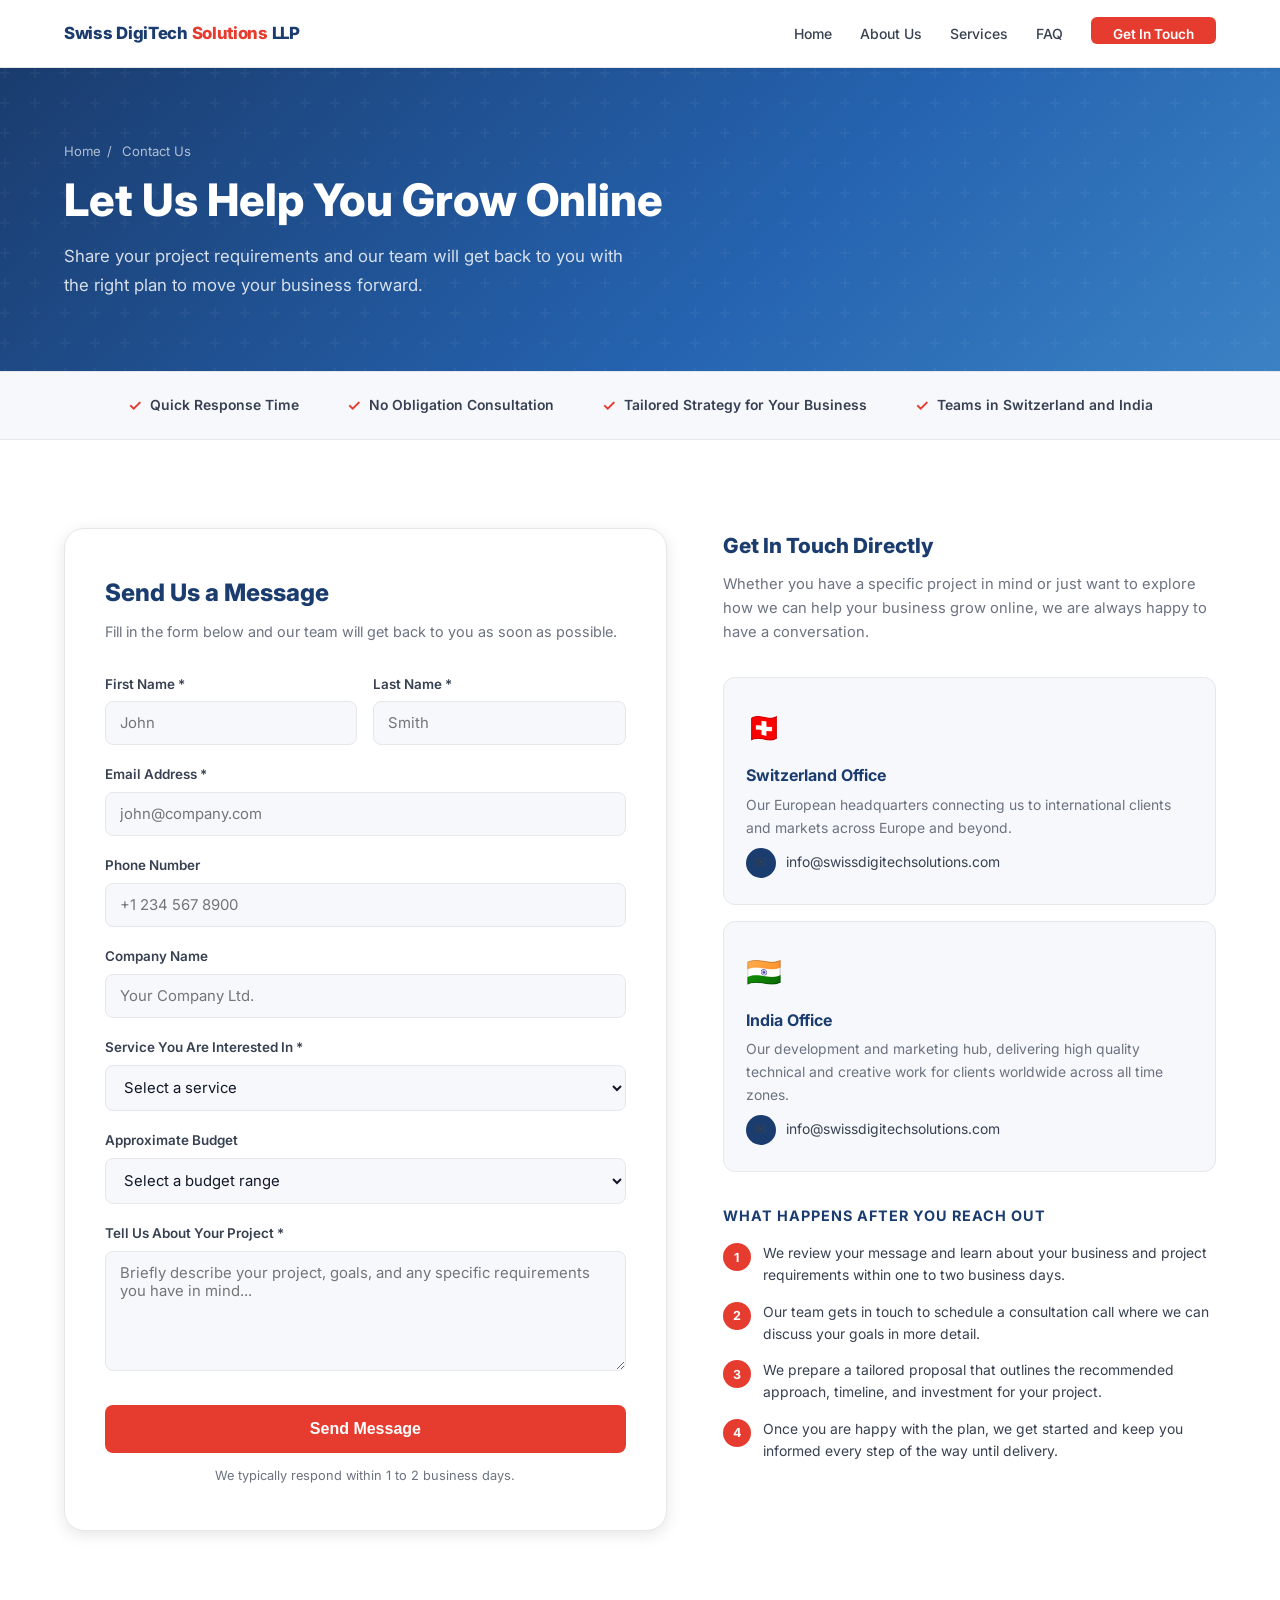
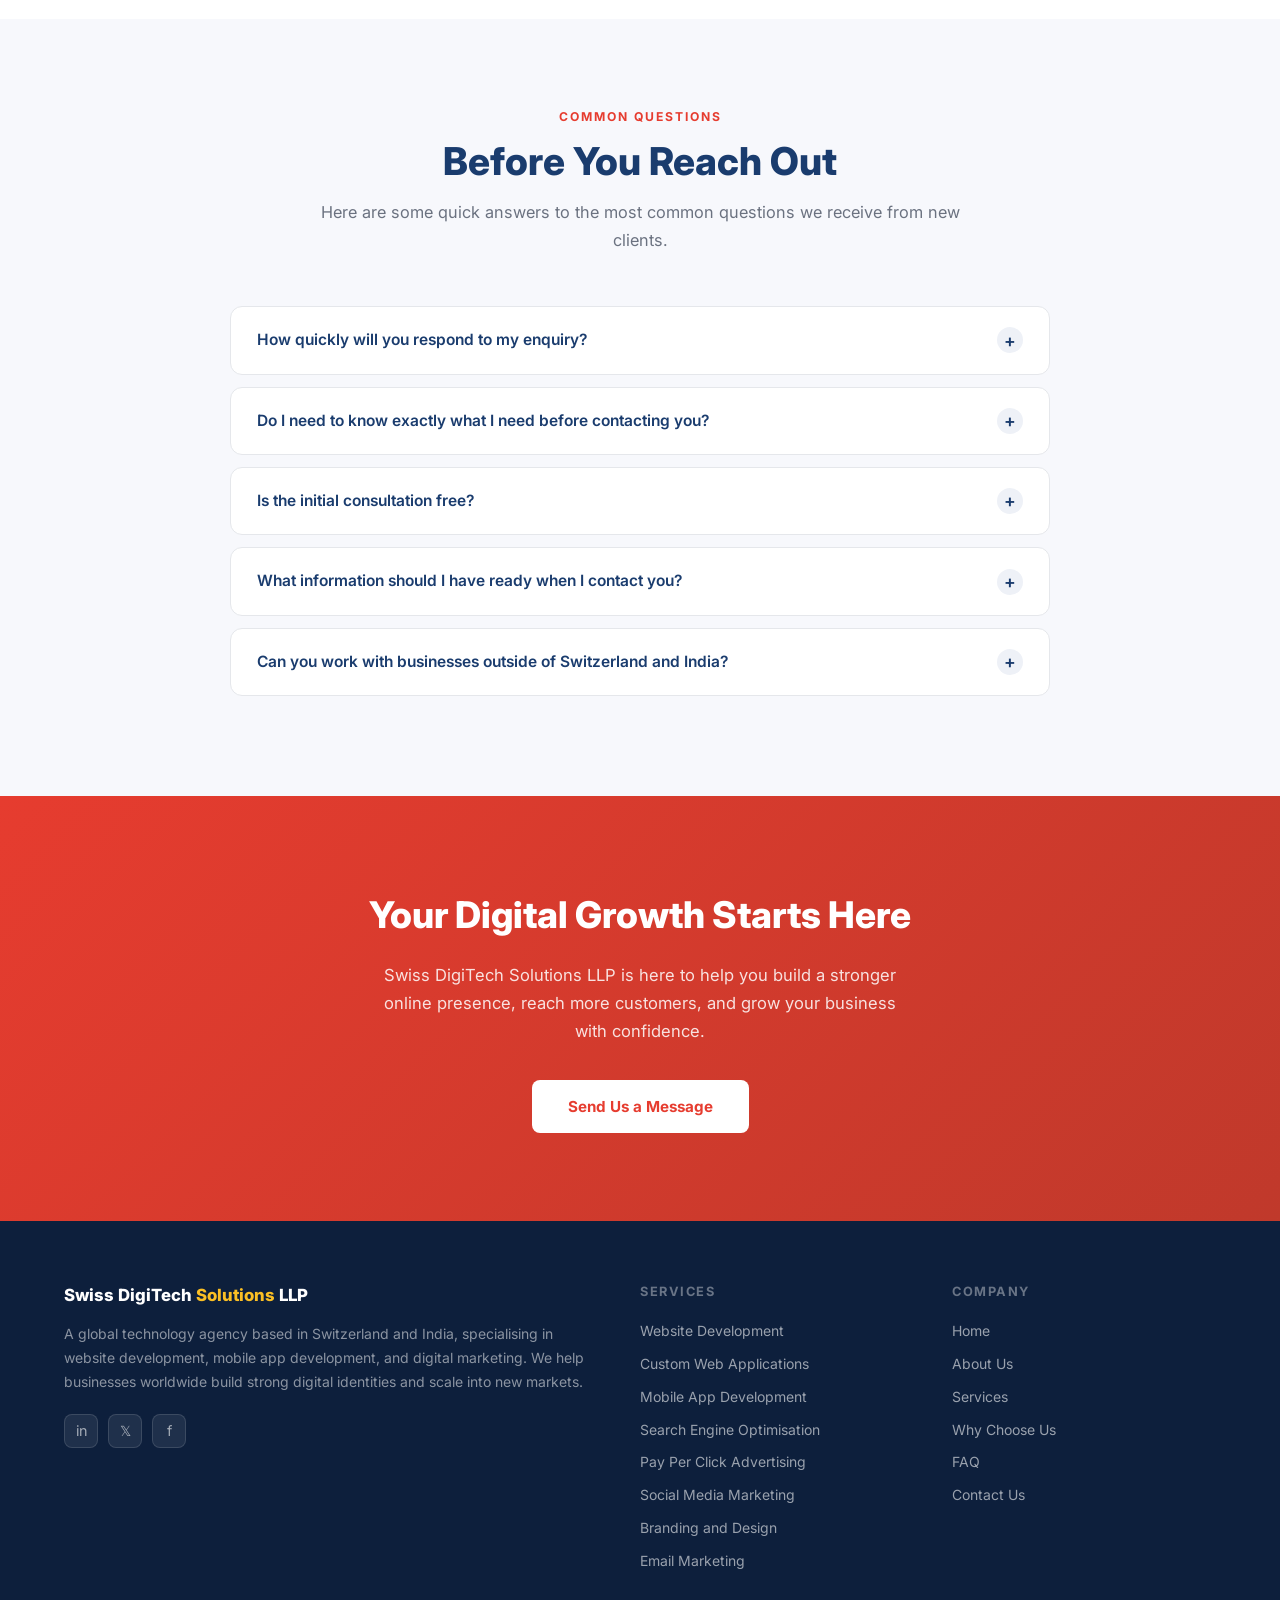
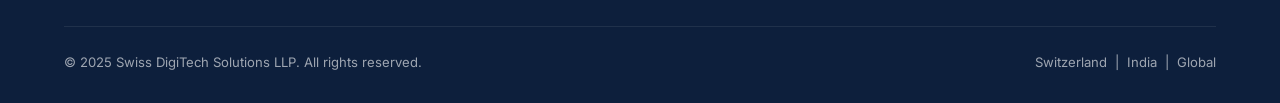
<file: contact.html>
<!DOCTYPE html>
<html lang="en">
<head>
  <meta charset="UTF-8" />
  <meta name="viewport" content="width=device-width, initial-scale=1.0" />

  <!-- Primary Meta -->
  <title>Contact Us | Swiss DigiTech Solutions LLP | Let Us Help You Grow</title>
  <meta name="description" content="Get in touch with Swiss DigiTech Solutions LLP today. Share your project requirements and let our team build the right digital strategy to help your business grow and scale online." />
  <meta name="keywords" content="contact Swiss DigiTech Solutions, digital agency contact, web development inquiry, get in touch, digital marketing agency" />
  <meta name="robots" content="index, follow" />
  <link rel="canonical" href="https://swissdigitechsolutions.com/contact.html" />

  <!-- Open Graph -->
  <meta property="og:type"        content="website" />
  <meta property="og:url"         content="https://swissdigitechsolutions.com/contact.html" />
  <meta property="og:title"       content="Contact Us | Swiss DigiTech Solutions LLP" />
  <meta property="og:description" content="Get in touch with Swiss DigiTech Solutions LLP today. Let our team help you build the right digital strategy to grow and scale your business online." />
  <meta property="og:site_name"   content="Swiss DigiTech Solutions LLP" />

  <!-- Twitter Card -->
  <meta name="twitter:card"        content="summary_large_image" />
  <meta name="twitter:title"       content="Contact Us | Swiss DigiTech Solutions LLP" />
  <meta name="twitter:description" content="Share your project requirements and let our team build the right digital strategy to help your business grow." />

  <!-- Fonts -->
  <link rel="preconnect" href="https://fonts.googleapis.com" />
  <link rel="preconnect" href="https://fonts.gstatic.com" crossorigin />
  <link href="https://fonts.googleapis.com/css2?family=Inter:wght@300;400;500;600;700;800&display=swap" rel="stylesheet" />
  <link rel="stylesheet" href="style.css" />

  <!-- Schema Markup -->
  <script type="application/ld+json">
  {
    "@context": "https://schema.org",
    "@type": "ContactPage",
    "name": "Contact Swiss DigiTech Solutions LLP",
    "description": "Get in touch with Swiss DigiTech Solutions LLP to discuss your digital project requirements.",
    "url": "https://swissdigitechsolutions.com/contact.html",
    "mainEntity": {
      "@type": "Organization",
      "name": "Swiss DigiTech Solutions LLP",
      "url": "https://swissdigitechsolutions.com",
      "email": "info@swissdigitechsolutions.com",
      "location": [
        { "@type": "Place", "address": { "@type": "PostalAddress", "addressCountry": "CH" } },
        { "@type": "Place", "address": { "@type": "PostalAddress", "addressCountry": "IN" } }
      ]
    }
  }
  </script>

  <style>
    .success-msg {
      display: none;
      background: #d1fae5;
      border: 1px solid #6ee7b7;
      border-radius: 8px;
      padding: 16px 20px;
      color: #065f46;
      font-size: 0.92rem;
      font-weight: 500;
      margin-top: 16px;
      text-align: center;
    }
    .trust-strip {
      background: var(--off-white);
      border-top: 1px solid var(--border);
      border-bottom: 1px solid var(--border);
      padding: 20px 5%;
      display: flex;
      justify-content: center;
      gap: 48px;
      flex-wrap: wrap;
    }
    .trust-item {
      display: flex;
      align-items: center;
      gap: 8px;
      font-size: 0.87rem;
      font-weight: 600;
      color: var(--text-mid);
    }
    .trust-icon { color: var(--accent); font-size: 1rem; }
  </style>
</head>
<body>

  <!-- NAVIGATION -->
  <nav>
    <div class="nav-logo">Swiss DigiTech <span>Solutions</span> LLP</div>
    <ul class="nav-links" id="navLinks">
      <li><a href="index.html">Home</a></li>
      <li><a href="about.html">About Us</a></li>
      <li><a href="index.html#services">Services</a></li>
      <li><a href="index.html#faq">FAQ</a></li>
      <li><a href="contact.html" class="active nav-cta">Get In Touch</a></li>
    </ul>
    <button class="hamburger" id="hamburger" aria-label="Menu">
      <span></span><span></span><span></span>
    </button>
  </nav>

  <!-- PAGE BANNER -->
  <div class="page-banner">
    <div class="page-banner-inner">
      <div class="breadcrumb"><a href="index.html">Home</a><span>/</span> Contact Us</div>
      <h1>Let Us Help You Grow Online</h1>
      <p>Share your project requirements and our team will get back to you with the right plan to move your business forward.</p>
    </div>
  </div>

  <!-- TRUST STRIP -->
  <div class="trust-strip">
    <div class="trust-item"><span class="trust-icon">✓</span> Quick Response Time</div>
    <div class="trust-item"><span class="trust-icon">✓</span> No Obligation Consultation</div>
    <div class="trust-item"><span class="trust-icon">✓</span> Tailored Strategy for Your Business</div>
    <div class="trust-item"><span class="trust-icon">✓</span> Teams in Switzerland and India</div>
  </div>

  <!-- CONTACT MAIN -->
  <section>
    <div class="contact-grid">

      <!-- FORM -->
      <div class="form-card">
        <h2>Send Us a Message</h2>
        <p class="form-sub">Fill in the form below and our team will get back to you as soon as possible.</p>

        <form name="contact" method="POST" data-netlify="true" netlify-honeypot="bot-field" id="contactForm">
          <input type="hidden" name="form-name" value="contact" />
          <p hidden><label>Do not fill this out: <input name="bot-field" /></label></p>

          <div class="form-row">
            <div class="form-group">
              <label for="fname">First Name *</label>
              <input type="text" id="fname" name="first_name" placeholder="John" required />
            </div>
            <div class="form-group">
              <label for="lname">Last Name *</label>
              <input type="text" id="lname" name="last_name" placeholder="Smith" required />
            </div>
          </div>

          <div class="form-group">
            <label for="email">Email Address *</label>
            <input type="email" id="email" name="email" placeholder="john@company.com" required />
          </div>

          <div class="form-group">
            <label for="phone">Phone Number</label>
            <input type="tel" id="phone" name="phone" placeholder="+1 234 567 8900" />
          </div>

          <div class="form-group">
            <label for="company">Company Name</label>
            <input type="text" id="company" name="company" placeholder="Your Company Ltd." />
          </div>

          <div class="form-group">
            <label for="service">Service You Are Interested In *</label>
            <select id="service" name="service" required>
              <option value="" disabled selected>Select a service</option>
              <option>Website Design and Development</option>
              <option>Custom Web Application</option>
              <option>iOS Mobile App Development</option>
              <option>Android Mobile App Development</option>
              <option>Search Engine Optimisation</option>
              <option>Pay Per Click Advertising</option>
              <option>Social Media Marketing</option>
              <option>Branding and Creative Design</option>
              <option>Email Marketing</option>
              <option>Multiple Services</option>
              <option>Not Sure Yet</option>
            </select>
          </div>

          <div class="form-group">
            <label for="budget">Approximate Budget</label>
            <select id="budget" name="budget">
              <option value="" disabled selected>Select a budget range</option>
              <option>Under $1,000</option>
              <option>$1,000 to $5,000</option>
              <option>$5,000 to $15,000</option>
              <option>$15,000 to $50,000</option>
              <option>$50,000 and above</option>
              <option>Not Sure Yet</option>
            </select>
          </div>

          <div class="form-group">
            <label for="message">Tell Us About Your Project *</label>
            <textarea id="message" name="message" placeholder="Briefly describe your project, goals, and any specific requirements you have in mind..." required></textarea>
          </div>

          <button type="submit" class="btn-primary form-submit">Send Message</button>
          <p class="form-note">We typically respond within 1 to 2 business days.</p>
          <div class="success-msg" id="successMsg">Thank you for reaching out. We have received your message and will get back to you shortly.</div>
        </form>
      </div>

      <!-- CONTACT INFO -->
      <div class="contact-info">
        <h3>Get In Touch Directly</h3>
        <p class="info-sub">Whether you have a specific project in mind or just want to explore how we can help your business grow online, we are always happy to have a conversation.</p>

        <div class="office-card">
          <div class="office-flag">🇨🇭</div>
          <h4>Switzerland Office</h4>
          <p>Our European headquarters connecting us to international clients and markets across Europe and beyond.</p>
          <div class="contact-detail">
            <div class="contact-detail-icon">✉</div>
            <span>info@swissdigitechsolutions.com</span>
          </div>
        </div>

        <div class="office-card">
          <div class="office-flag">🇮🇳</div>
          <h4>India Office</h4>
          <p>Our development and marketing hub, delivering high quality technical and creative work for clients worldwide across all time zones.</p>
          <div class="contact-detail">
            <div class="contact-detail-icon">✉</div>
            <span>info@swissdigitechsolutions.com</span>
          </div>
        </div>

        <div class="next-steps">
          <h4>What Happens After You Reach Out</h4>
          <div class="step-row">
            <div class="step-num">1</div>
            <p>We review your message and learn about your business and project requirements within one to two business days.</p>
          </div>
          <div class="step-row">
            <div class="step-num">2</div>
            <p>Our team gets in touch to schedule a consultation call where we can discuss your goals in more detail.</p>
          </div>
          <div class="step-row">
            <div class="step-num">3</div>
            <p>We prepare a tailored proposal that outlines the recommended approach, timeline, and investment for your project.</p>
          </div>
          <div class="step-row">
            <div class="step-num">4</div>
            <p>Once you are happy with the plan, we get started and keep you informed every step of the way until delivery.</p>
          </div>
        </div>
      </div>

    </div>
  </section>

  <!-- FAQ FOR CONTACT -->
  <section class="bg-off">
    <div class="section-header center">
      <div class="section-label">Common Questions</div>
      <h2 class="section-title">Before You Reach Out</h2>
      <p class="section-sub">Here are some quick answers to the most common questions we receive from new clients.</p>
    </div>
    <div class="faq-list">
      <div class="faq-item">
        <div class="faq-question">How quickly will you respond to my enquiry?<span class="faq-icon">+</span></div>
        <div class="faq-answer"><div class="faq-answer-inner">We typically respond to all enquiries within one to two business days. For urgent projects, you can mention the urgency in your message and we will do our best to get back to you sooner.</div></div>
      </div>
      <div class="faq-item">
        <div class="faq-question">Do I need to know exactly what I need before contacting you?<span class="faq-icon">+</span></div>
        <div class="faq-answer"><div class="faq-answer-inner">Not at all. Many of our clients come to us with a general idea of what they want to achieve and we help them figure out the best way to get there. Just share as much as you know and we will take it from there.</div></div>
      </div>
      <div class="faq-item">
        <div class="faq-question">Is the initial consultation free?<span class="faq-icon">+</span></div>
        <div class="faq-answer"><div class="faq-answer-inner">Yes. Our initial consultation is completely free and comes with no obligation. We want to understand your project properly before making any recommendations, and that conversation is part of how we do that.</div></div>
      </div>
      <div class="faq-item">
        <div class="faq-question">What information should I have ready when I contact you?<span class="faq-icon">+</span></div>
        <div class="faq-answer"><div class="faq-answer-inner">It helps to have a general idea of what you are looking to achieve, your target audience, and any budget range you have in mind. If you have examples of websites or apps you like, those are also useful to share. But do not worry if you do not have everything ready, we will guide you through it.</div></div>
      </div>
      <div class="faq-item">
        <div class="faq-question">Can you work with businesses outside of Switzerland and India?<span class="faq-icon">+</span></div>
        <div class="faq-answer"><div class="faq-answer-inner">Absolutely. We work with businesses worldwide. Our team is set up to collaborate across time zones and our communication process is designed to keep projects running smoothly no matter where our clients are based.</div></div>
      </div>
    </div>
  </section>

  <!-- CTA -->
  <section class="cta-section">
    <h2>Your Digital Growth Starts Here</h2>
    <p>Swiss DigiTech Solutions LLP is here to help you build a stronger online presence, reach more customers, and grow your business with confidence.</p>
    <a href="#contactForm" class="btn-white">Send Us a Message</a>
  </section>

  <!-- FOOTER -->
  <footer>
    <div class="footer-grid">
      <div>
        <div class="footer-logo">Swiss DigiTech <span>Solutions</span> LLP</div>
        <p class="footer-about">A global technology agency based in Switzerland and India, specialising in website development, mobile app development, and digital marketing. We help businesses worldwide build strong digital identities and scale into new markets.</p>
        <div class="footer-socials">
          <div class="social-btn">in</div>
          <div class="social-btn">𝕏</div>
          <div class="social-btn">f</div>
        </div>
      </div>
      <div class="footer-col">
        <h4>Services</h4>
        <ul>
          <li>Website Development</li>
          <li>Custom Web Applications</li>
          <li>Mobile App Development</li>
          <li>Search Engine Optimisation</li>
          <li>Pay Per Click Advertising</li>
          <li>Social Media Marketing</li>
          <li>Branding and Design</li>
          <li>Email Marketing</li>
        </ul>
      </div>
      <div class="footer-col">
        <h4>Company</h4>
        <ul>
          <li><a href="index.html">Home</a></li>
          <li><a href="about.html">About Us</a></li>
          <li><a href="index.html#services">Services</a></li>
          <li><a href="index.html#why">Why Choose Us</a></li>
          <li><a href="index.html#faq">FAQ</a></li>
          <li><a href="contact.html">Contact Us</a></li>
        </ul>
      </div>
    </div>
    <div class="footer-bottom">
      <span>&copy; 2025 Swiss DigiTech Solutions LLP. All rights reserved.</span>
      <span>Switzerland &nbsp;|&nbsp; India &nbsp;|&nbsp; Global</span>
    </div>
  </footer>

  <script>
    // Hamburger
    const ham = document.getElementById('hamburger');
    const nav = document.getElementById('navLinks');
    ham.addEventListener('click', () => {
      ham.classList.toggle('open');
      nav.classList.toggle('open');
    });

    // FAQ
    document.querySelectorAll('.faq-question').forEach(q => {
      q.addEventListener('click', () => {
        const item = q.parentElement;
        const isOpen = item.classList.contains('open');
        document.querySelectorAll('.faq-item').forEach(i => i.classList.remove('open'));
        if (!isOpen) item.classList.add('open');
      });
    });

    // Netlify form success handling
    const form = document.getElementById('contactForm');
    form.addEventListener('submit', function(e) {
      // Netlify handles the actual submission; show message after short delay
      setTimeout(() => {
        document.getElementById('successMsg').style.display = 'block';
      }, 800);
    });
  </script>
</body>
</html>
</file>
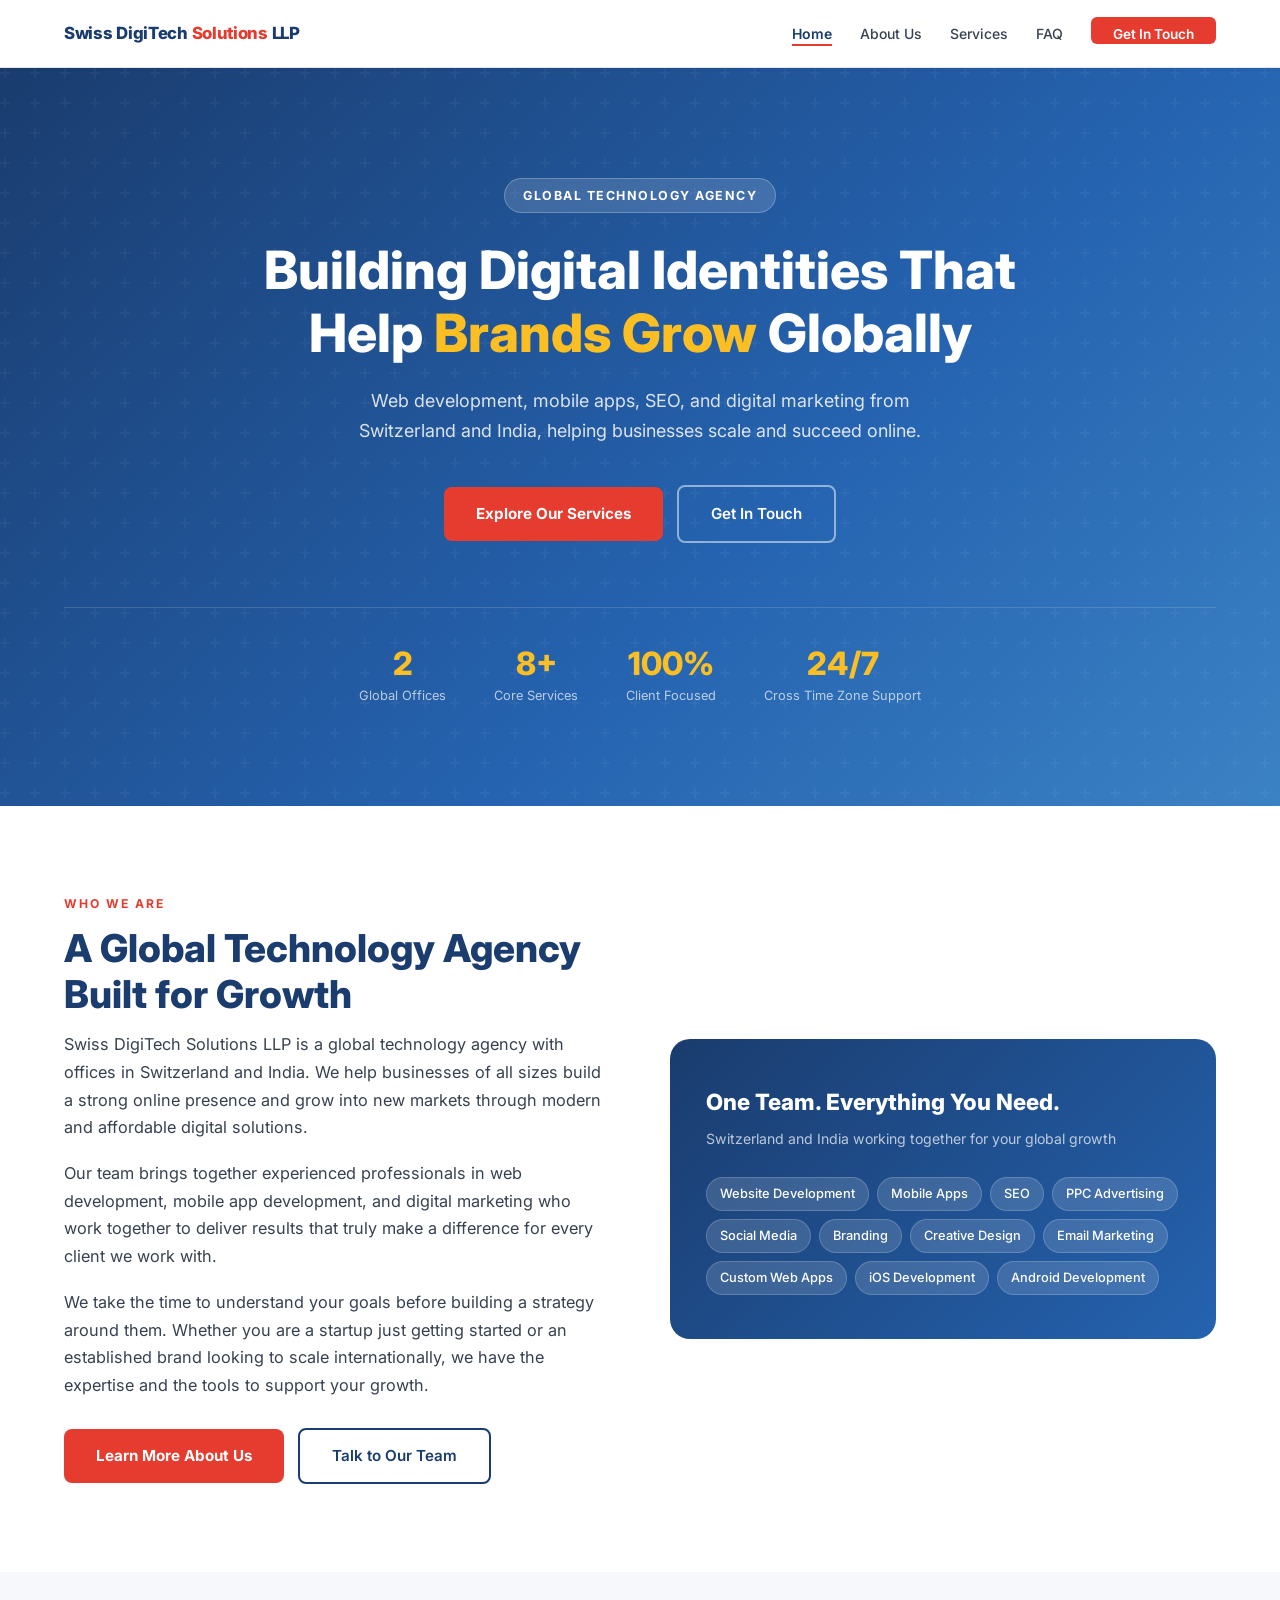
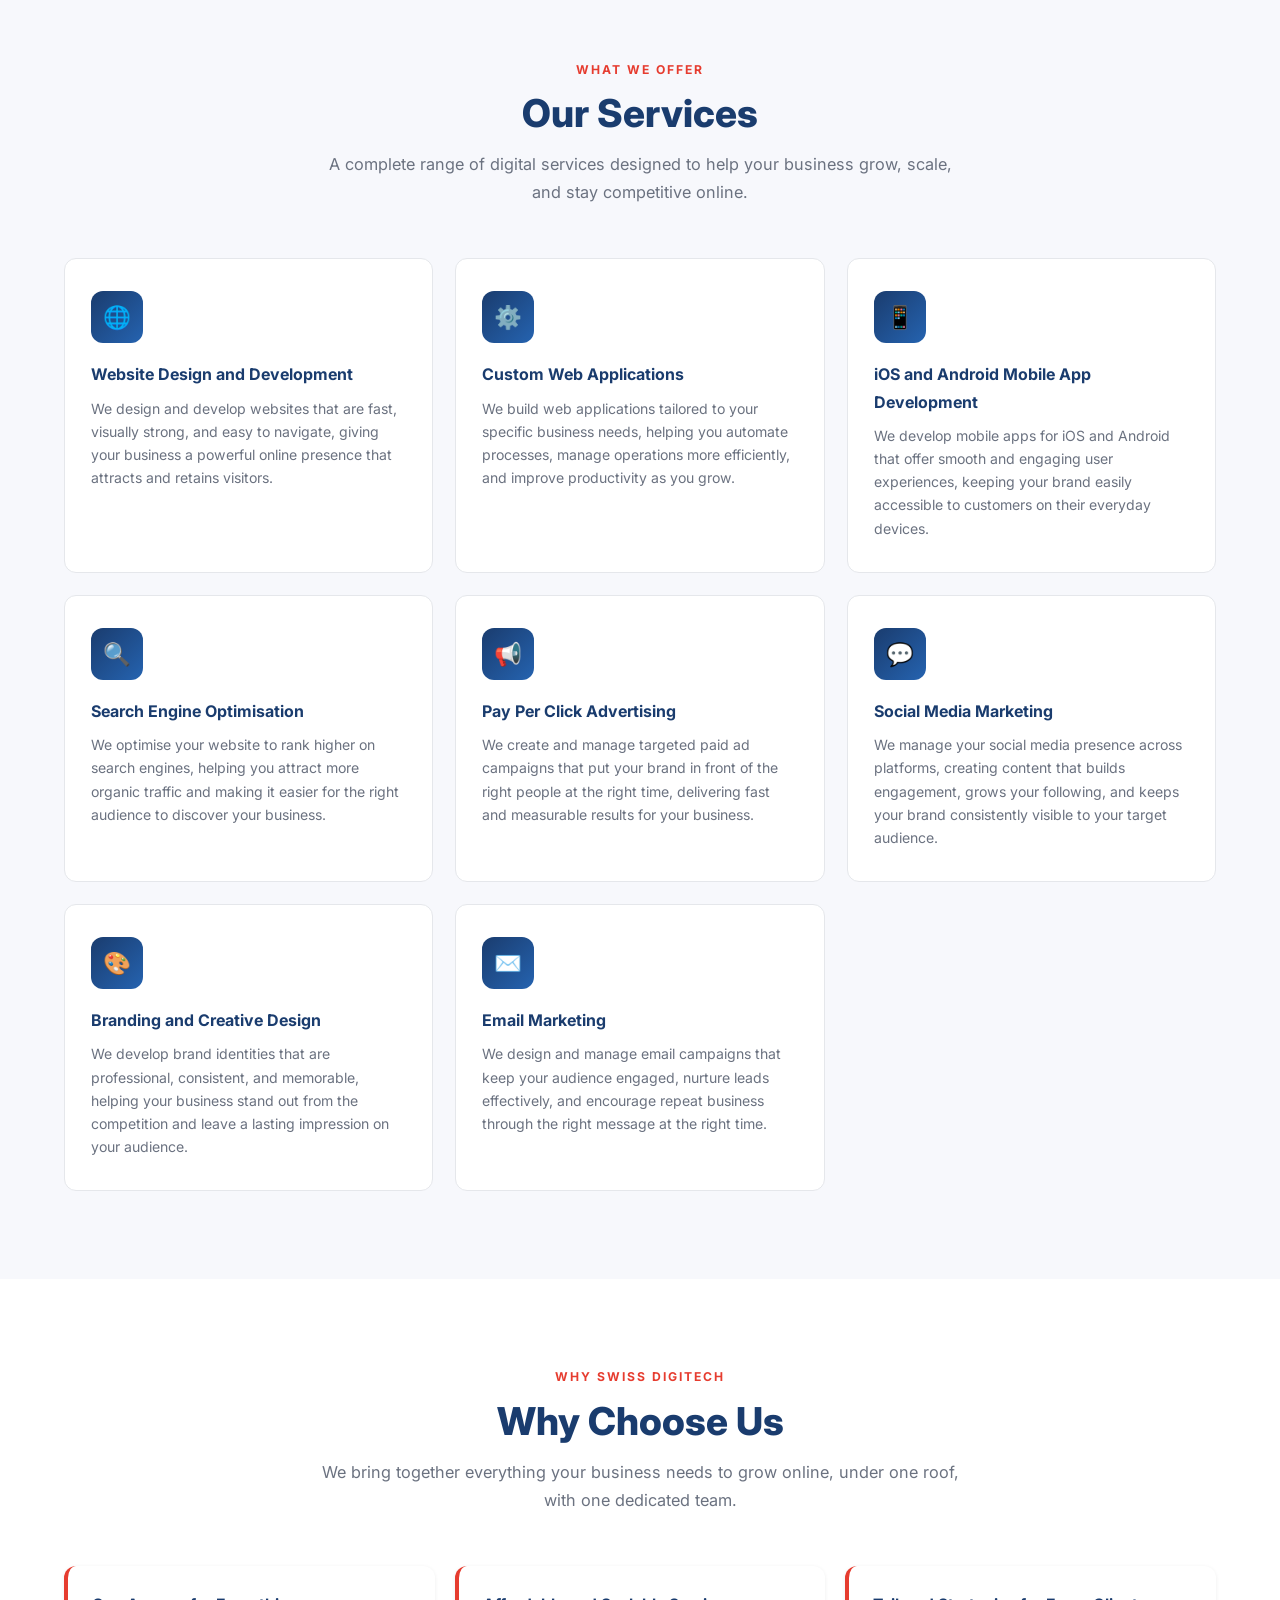
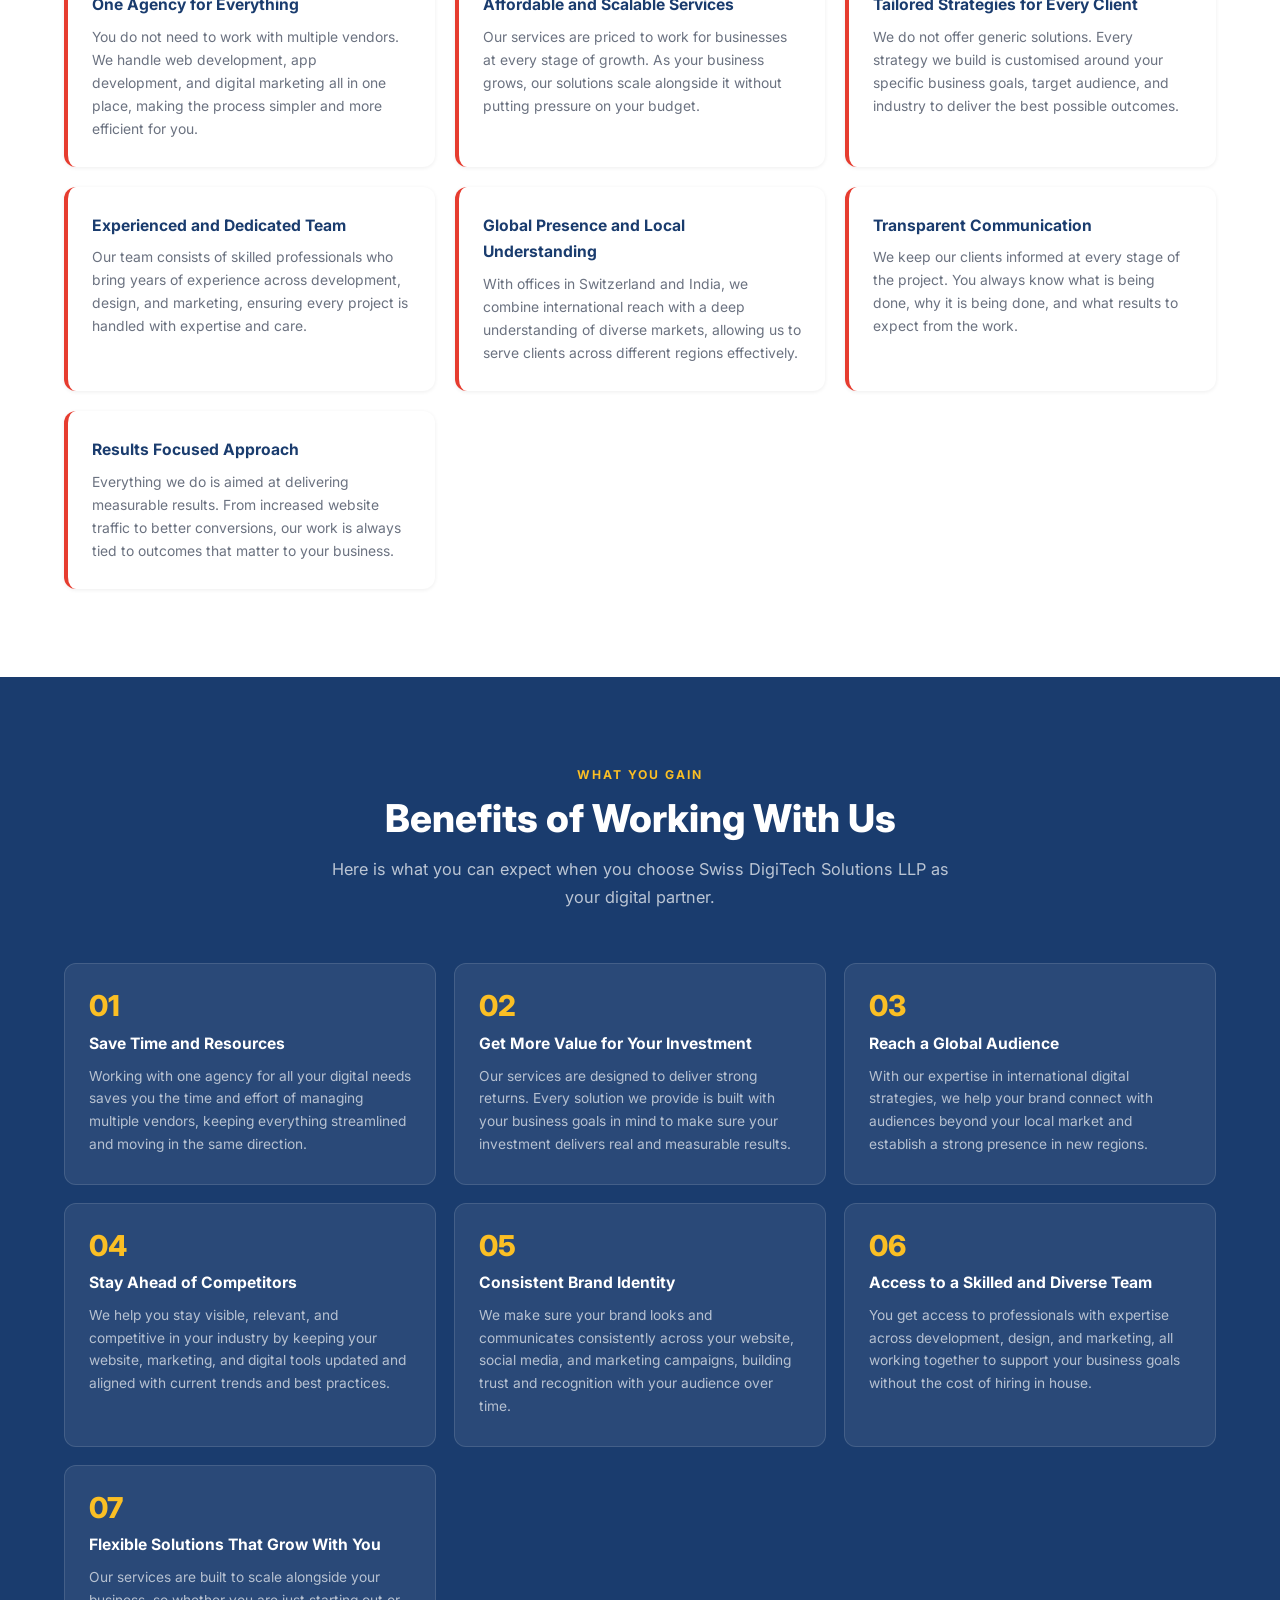
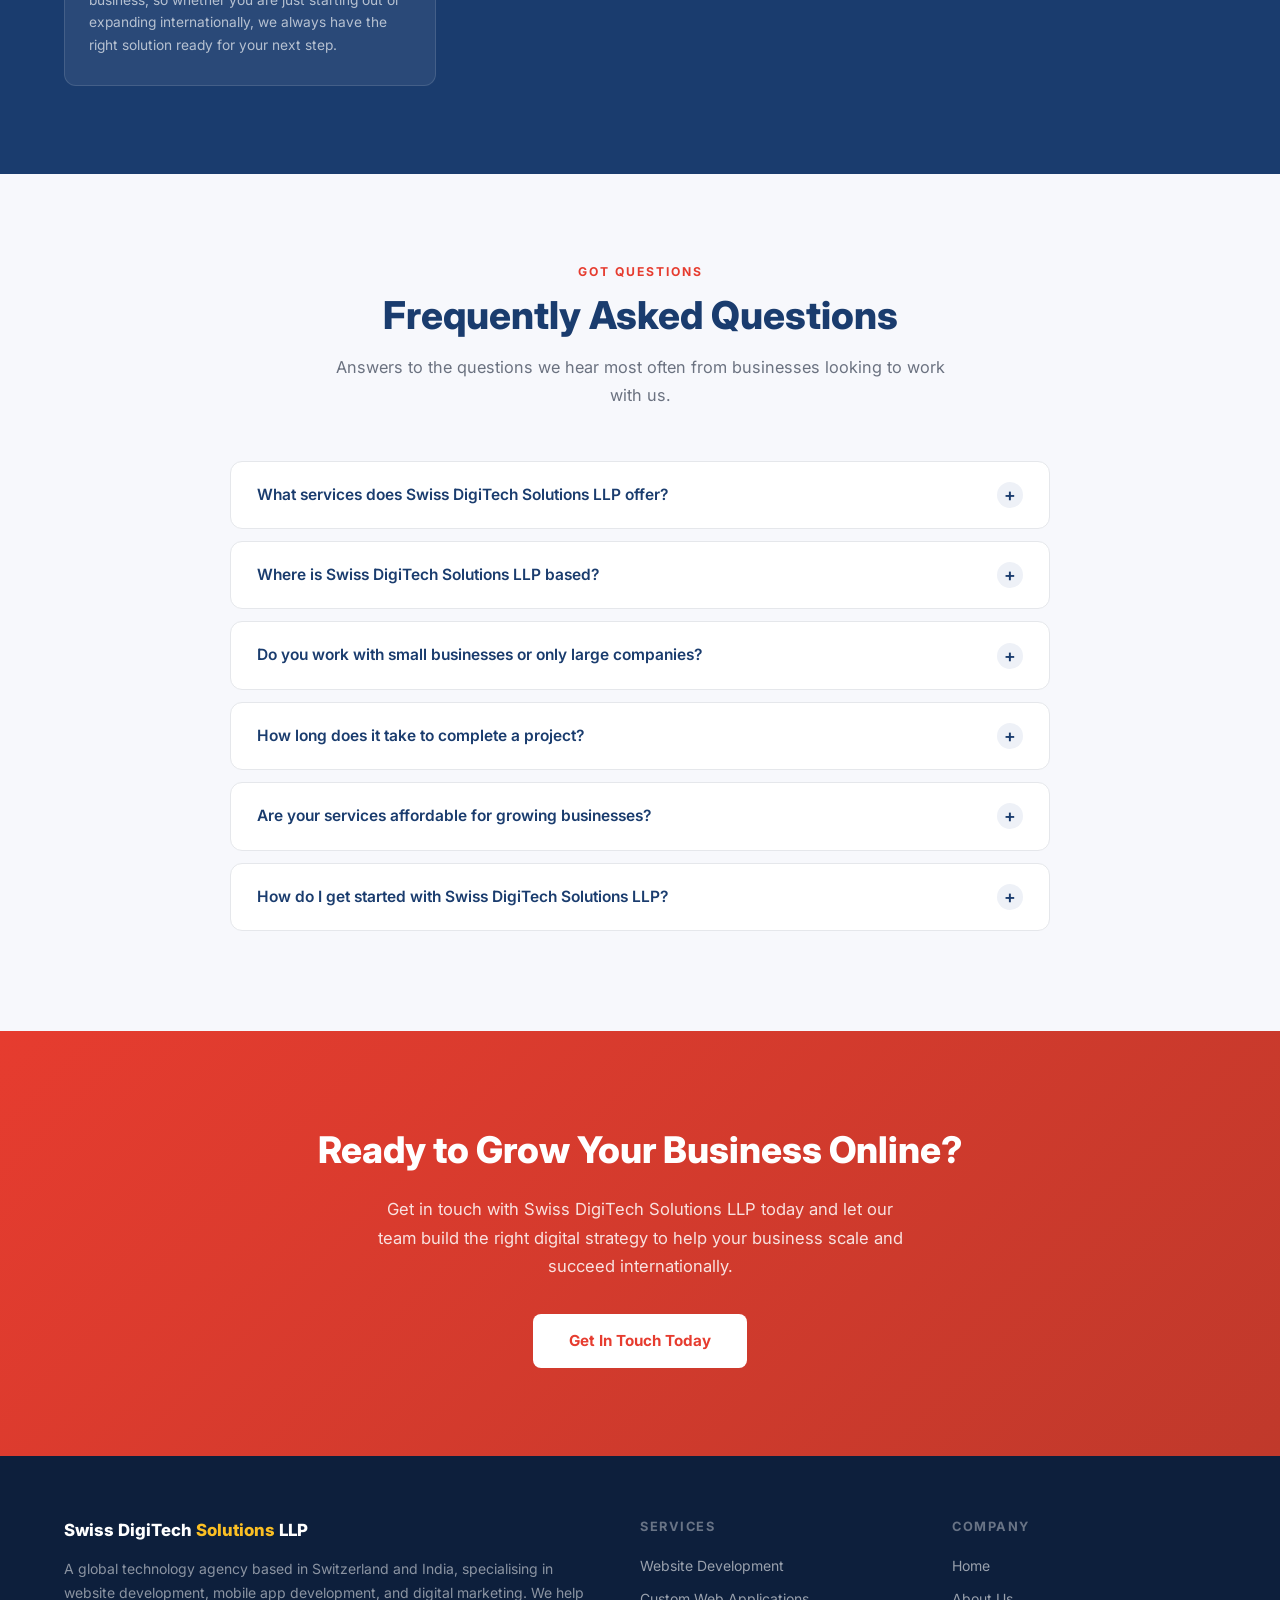
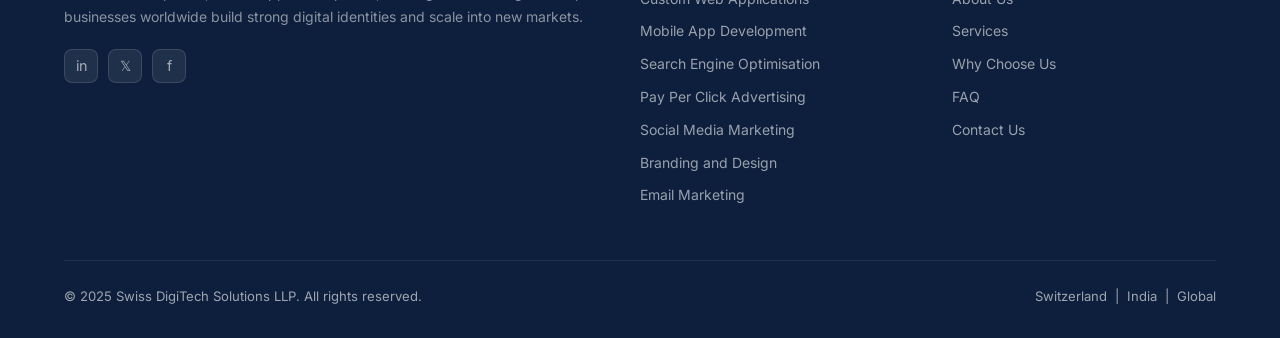
<file: index (1).html>
<!DOCTYPE html>
<html lang="en">
<head>
  <meta charset="UTF-8" />
  <meta name="viewport" content="width=device-width, initial-scale=1.0" />

  <!-- Primary Meta -->
  <title>Swiss DigiTech Solutions LLP | Global Digital Agency in Switzerland and India</title>
  <meta name="description" content="Swiss DigiTech Solutions LLP helps businesses grow online through website development, mobile apps, SEO, branding, and digital marketing services delivered from Switzerland and India." />
  <meta name="keywords" content="digital agency, web development, mobile app development, SEO, digital marketing, branding, Switzerland, India, Swiss DigiTech Solutions" />
  <meta name="robots" content="index, follow" />
  <link rel="canonical" href="https://swissdigitechsolutions.com/" />

  <!-- Open Graph -->
  <meta property="og:type"        content="website" />
  <meta property="og:url"         content="https://swissdigitechsolutions.com/" />
  <meta property="og:title"       content="Swiss DigiTech Solutions LLP | Global Digital Agency" />
  <meta property="og:description" content="Building strong digital identities for businesses worldwide. Web development, mobile apps, SEO, and digital marketing from Switzerland and India." />
  <meta property="og:site_name"   content="Swiss DigiTech Solutions LLP" />

  <!-- Twitter Card -->
  <meta name="twitter:card"        content="summary_large_image" />
  <meta name="twitter:title"       content="Swiss DigiTech Solutions LLP | Global Digital Agency" />
  <meta name="twitter:description" content="Web development, mobile apps, SEO, and digital marketing from Switzerland and India to help your brand scale globally." />

  <!-- Fonts -->
  <link rel="preconnect" href="https://fonts.googleapis.com" />
  <link rel="preconnect" href="https://fonts.gstatic.com" crossorigin />
  <link href="https://fonts.googleapis.com/css2?family=Inter:wght@300;400;500;600;700;800&display=swap" rel="stylesheet" />
  <link rel="stylesheet" href="style.css" />

  <!-- Schema Markup -->
  <script type="application/ld+json">
  {
    "@context": "https://schema.org",
    "@type": "Organization",
    "name": "Swiss DigiTech Solutions LLP",
    "description": "A global technology agency based in Switzerland and India, offering web development, mobile app development, SEO, branding, and digital marketing services.",
    "url": "https://swissdigitechsolutions.com",
    "areaServed": "Worldwide",
    "foundingLocation": {
      "@type": "Place",
      "name": "Switzerland"
    },
    "hasOfferCatalog": {
      "@type": "OfferCatalog",
      "name": "Digital Services",
      "itemListElement": [
        { "@type": "Offer", "itemOffered": { "@type": "Service", "name": "Website Design and Development" } },
        { "@type": "Offer", "itemOffered": { "@type": "Service", "name": "Mobile App Development" } },
        { "@type": "Offer", "itemOffered": { "@type": "Service", "name": "Search Engine Optimisation" } },
        { "@type": "Offer", "itemOffered": { "@type": "Service", "name": "Digital Marketing" } }
      ]
    }
  }
  </script>

  <style>
    /* ── HOME-SPECIFIC STYLES ── */
    .hero {
      background: linear-gradient(135deg, var(--primary) 0%, var(--primary-light) 60%, #3b82c4 100%);
      color: var(--white);
      padding: 110px 5% 100px;
      text-align: center;
      position: relative;
      overflow: hidden;
    }
    .hero::before {
      content: '';
      position: absolute;
      inset: 0;
      background: url("data:image/svg+xml,%3Csvg width='60' height='60' viewBox='0 0 60 60' xmlns='http://www.w3.org/2000/svg'%3E%3Cg fill='none' fill-rule='evenodd'%3E%3Cg fill='%23ffffff' fill-opacity='0.04'%3E%3Cpath d='M36 34v-4h-2v4h-4v2h4v4h2v-4h4v-2h-4zm0-30V0h-2v4h-4v2h4v4h2V6h4V4h-4zM6 34v-4H4v4H0v2h4v4h2v-4h4v-2H6zM6 4V0H4v4H0v2h4v4h2V6h4V4H6z'/%3E%3C/g%3E%3C/g%3E%3C/svg%3E");
    }
    .hero-inner { position: relative; }
    .hero-badge {
      display: inline-block;
      background: rgba(255,255,255,0.14);
      border: 1px solid rgba(255,255,255,0.24);
      font-size: 0.78rem;
      font-weight: 700;
      letter-spacing: 1.5px;
      text-transform: uppercase;
      padding: 6px 18px;
      border-radius: 50px;
      margin-bottom: 26px;
    }
    .hero h1 {
      font-size: clamp(2rem, 4.5vw, 3.3rem);
      font-weight: 800;
      line-height: 1.18;
      margin-bottom: 22px;
      max-width: 840px;
      margin-left: auto;
      margin-right: auto;
    }
    .hero h1 em { color: var(--gold); font-style: normal; }
    .hero-tagline {
      font-size: 1.12rem;
      color: rgba(255,255,255,0.84);
      max-width: 580px;
      margin: 0 auto 38px;
    }
    .hero-stats {
      display: flex;
      justify-content: center;
      gap: 48px;
      margin-top: 64px;
      flex-wrap: wrap;
      border-top: 1px solid rgba(255,255,255,0.14);
      padding-top: 40px;
    }
    .stat-item { text-align: center; }
    .stat-num  { font-size: 2rem; font-weight: 800; color: var(--gold); line-height: 1; }
    .stat-lbl  { font-size: 0.8rem; color: rgba(255,255,255,0.68); margin-top: 5px; }

    .about-grid { display: grid; grid-template-columns: 1fr 1fr; gap: 60px; align-items: center; }
    .about-text p { color: var(--text-mid); margin-bottom: 18px; font-size: 1.02rem; }
    .about-text .flex-btns { margin-top: 28px; }
    .about-visual {
      background: linear-gradient(135deg, var(--primary) 0%, var(--primary-light) 100%);
      border-radius: var(--radius-lg);
      padding: 44px 36px;
      color: var(--white);
    }
    .av-title { font-size: 1.4rem; font-weight: 800; margin-bottom: 6px; }
    .av-sub   { font-size: 0.88rem; color: rgba(255,255,255,0.7); margin-bottom: 26px; }
    .chips    { display: flex; flex-wrap: wrap; gap: 8px; }
    .chip {
      background: rgba(255,255,255,0.14);
      border: 1px solid rgba(255,255,255,0.18);
      font-size: 0.8rem;
      font-weight: 500;
      padding: 5px 13px;
      border-radius: 50px;
    }

    @media (max-width: 900px) {
      .about-grid { grid-template-columns: 1fr; }
    }
    @media (max-width: 600px) {
      .hero { padding: 72px 5% 64px; }
      .hero-stats { gap: 28px; }
    }
  </style>
</head>
<body>

  <!-- NAVIGATION -->
  <nav>
    <div class="nav-logo">Swiss DigiTech <span>Solutions</span> LLP</div>
    <ul class="nav-links" id="navLinks">
      <li><a href="index.html" class="active">Home</a></li>
      <li><a href="about.html">About Us</a></li>
      <li><a href="index.html#services">Services</a></li>
      <li><a href="index.html#faq">FAQ</a></li>
      <li><a href="contact.html" class="nav-cta">Get In Touch</a></li>
    </ul>
    <button class="hamburger" id="hamburger" aria-label="Menu">
      <span></span><span></span><span></span>
    </button>
  </nav>

  <!-- HERO -->
  <section class="hero">
    <div class="hero-inner">
      <div class="hero-badge">Global Technology Agency</div>
      <h1>Building Digital Identities That Help <em>Brands Grow</em> Globally</h1>
      <p class="hero-tagline">
        Web development, mobile apps, SEO, and digital marketing from Switzerland and India, helping businesses scale and succeed online.
      </p>
      <div class="flex-btns" style="justify-content:center;">
        <a href="#services" class="btn-primary">Explore Our Services</a>
        <a href="contact.html" class="btn-outline-white">Get In Touch</a>
      </div>
      <div class="hero-stats">
        <div class="stat-item"><div class="stat-num">2</div><div class="stat-lbl">Global Offices</div></div>
        <div class="stat-item"><div class="stat-num">8+</div><div class="stat-lbl">Core Services</div></div>
        <div class="stat-item"><div class="stat-num">100%</div><div class="stat-lbl">Client Focused</div></div>
        <div class="stat-item"><div class="stat-num">24/7</div><div class="stat-lbl">Cross Time Zone Support</div></div>
      </div>
    </div>
  </section>

  <!-- ABOUT SNIPPET -->
  <section id="about">
    <div class="about-grid">
      <div class="about-text">
        <div class="section-label">Who We Are</div>
        <h2 class="section-title">A Global Technology Agency Built for Growth</h2>
        <p>Swiss DigiTech Solutions LLP is a global technology agency with offices in Switzerland and India. We help businesses of all sizes build a strong online presence and grow into new markets through modern and affordable digital solutions.</p>
        <p>Our team brings together experienced professionals in web development, mobile app development, and digital marketing who work together to deliver results that truly make a difference for every client we work with.</p>
        <p>We take the time to understand your goals before building a strategy around them. Whether you are a startup just getting started or an established brand looking to scale internationally, we have the expertise and the tools to support your growth.</p>
        <div class="flex-btns">
          <a href="about.html" class="btn-primary">Learn More About Us</a>
          <a href="contact.html" class="btn-secondary">Talk to Our Team</a>
        </div>
      </div>
      <div class="about-visual">
        <div class="av-title">One Team. Everything You Need.</div>
        <div class="av-sub">Switzerland and India working together for your global growth</div>
        <div class="chips">
          <span class="chip">Website Development</span>
          <span class="chip">Mobile Apps</span>
          <span class="chip">SEO</span>
          <span class="chip">PPC Advertising</span>
          <span class="chip">Social Media</span>
          <span class="chip">Branding</span>
          <span class="chip">Creative Design</span>
          <span class="chip">Email Marketing</span>
          <span class="chip">Custom Web Apps</span>
          <span class="chip">iOS Development</span>
          <span class="chip">Android Development</span>
        </div>
      </div>
    </div>
  </section>

  <!-- SERVICES -->
  <section id="services" class="bg-off">
    <div class="section-header center">
      <div class="section-label">What We Offer</div>
      <h2 class="section-title">Our Services</h2>
      <p class="section-sub">A complete range of digital services designed to help your business grow, scale, and stay competitive online.</p>
    </div>
    <div class="services-grid">
      <div class="service-card">
        <div class="service-icon">🌐</div>
        <h3>Website Design and Development</h3>
        <p>We design and develop websites that are fast, visually strong, and easy to navigate, giving your business a powerful online presence that attracts and retains visitors.</p>
      </div>
      <div class="service-card">
        <div class="service-icon">⚙️</div>
        <h3>Custom Web Applications</h3>
        <p>We build web applications tailored to your specific business needs, helping you automate processes, manage operations more efficiently, and improve productivity as you grow.</p>
      </div>
      <div class="service-card">
        <div class="service-icon">📱</div>
        <h3>iOS and Android Mobile App Development</h3>
        <p>We develop mobile apps for iOS and Android that offer smooth and engaging user experiences, keeping your brand easily accessible to customers on their everyday devices.</p>
      </div>
      <div class="service-card">
        <div class="service-icon">🔍</div>
        <h3>Search Engine Optimisation</h3>
        <p>We optimise your website to rank higher on search engines, helping you attract more organic traffic and making it easier for the right audience to discover your business.</p>
      </div>
      <div class="service-card">
        <div class="service-icon">📢</div>
        <h3>Pay Per Click Advertising</h3>
        <p>We create and manage targeted paid ad campaigns that put your brand in front of the right people at the right time, delivering fast and measurable results for your business.</p>
      </div>
      <div class="service-card">
        <div class="service-icon">💬</div>
        <h3>Social Media Marketing</h3>
        <p>We manage your social media presence across platforms, creating content that builds engagement, grows your following, and keeps your brand consistently visible to your target audience.</p>
      </div>
      <div class="service-card">
        <div class="service-icon">🎨</div>
        <h3>Branding and Creative Design</h3>
        <p>We develop brand identities that are professional, consistent, and memorable, helping your business stand out from the competition and leave a lasting impression on your audience.</p>
      </div>
      <div class="service-card">
        <div class="service-icon">✉️</div>
        <h3>Email Marketing</h3>
        <p>We design and manage email campaigns that keep your audience engaged, nurture leads effectively, and encourage repeat business through the right message at the right time.</p>
      </div>
    </div>
  </section>

  <!-- WHY CHOOSE US -->
  <section id="why">
    <div class="section-header center">
      <div class="section-label">Why Swiss DigiTech</div>
      <h2 class="section-title">Why Choose Us</h2>
      <p class="section-sub">We bring together everything your business needs to grow online, under one roof, with one dedicated team.</p>
    </div>
    <div class="why-grid">
      <div class="why-card">
        <h3>One Agency for Everything</h3>
        <p>You do not need to work with multiple vendors. We handle web development, app development, and digital marketing all in one place, making the process simpler and more efficient for you.</p>
      </div>
      <div class="why-card">
        <h3>Affordable and Scalable Services</h3>
        <p>Our services are priced to work for businesses at every stage of growth. As your business grows, our solutions scale alongside it without putting pressure on your budget.</p>
      </div>
      <div class="why-card">
        <h3>Tailored Strategies for Every Client</h3>
        <p>We do not offer generic solutions. Every strategy we build is customised around your specific business goals, target audience, and industry to deliver the best possible outcomes.</p>
      </div>
      <div class="why-card">
        <h3>Experienced and Dedicated Team</h3>
        <p>Our team consists of skilled professionals who bring years of experience across development, design, and marketing, ensuring every project is handled with expertise and care.</p>
      </div>
      <div class="why-card">
        <h3>Global Presence and Local Understanding</h3>
        <p>With offices in Switzerland and India, we combine international reach with a deep understanding of diverse markets, allowing us to serve clients across different regions effectively.</p>
      </div>
      <div class="why-card">
        <h3>Transparent Communication</h3>
        <p>We keep our clients informed at every stage of the project. You always know what is being done, why it is being done, and what results to expect from the work.</p>
      </div>
      <div class="why-card">
        <h3>Results Focused Approach</h3>
        <p>Everything we do is aimed at delivering measurable results. From increased website traffic to better conversions, our work is always tied to outcomes that matter to your business.</p>
      </div>
    </div>
  </section>

  <!-- BENEFITS -->
  <section class="bg-dark">
    <div class="section-header center">
      <div class="section-label">What You Gain</div>
      <h2 class="section-title">Benefits of Working With Us</h2>
      <p class="section-sub">Here is what you can expect when you choose Swiss DigiTech Solutions LLP as your digital partner.</p>
    </div>
    <div class="benefits-grid">
      <div class="benefit-card"><div class="benefit-number">01</div><h3>Save Time and Resources</h3><p>Working with one agency for all your digital needs saves you the time and effort of managing multiple vendors, keeping everything streamlined and moving in the same direction.</p></div>
      <div class="benefit-card"><div class="benefit-number">02</div><h3>Get More Value for Your Investment</h3><p>Our services are designed to deliver strong returns. Every solution we provide is built with your business goals in mind to make sure your investment delivers real and measurable results.</p></div>
      <div class="benefit-card"><div class="benefit-number">03</div><h3>Reach a Global Audience</h3><p>With our expertise in international digital strategies, we help your brand connect with audiences beyond your local market and establish a strong presence in new regions.</p></div>
      <div class="benefit-card"><div class="benefit-number">04</div><h3>Stay Ahead of Competitors</h3><p>We help you stay visible, relevant, and competitive in your industry by keeping your website, marketing, and digital tools updated and aligned with current trends and best practices.</p></div>
      <div class="benefit-card"><div class="benefit-number">05</div><h3>Consistent Brand Identity</h3><p>We make sure your brand looks and communicates consistently across your website, social media, and marketing campaigns, building trust and recognition with your audience over time.</p></div>
      <div class="benefit-card"><div class="benefit-number">06</div><h3>Access to a Skilled and Diverse Team</h3><p>You get access to professionals with expertise across development, design, and marketing, all working together to support your business goals without the cost of hiring in house.</p></div>
      <div class="benefit-card"><div class="benefit-number">07</div><h3>Flexible Solutions That Grow With You</h3><p>Our services are built to scale alongside your business, so whether you are just starting out or expanding internationally, we always have the right solution ready for your next step.</p></div>
    </div>
  </section>

  <!-- FAQ -->
  <section id="faq" class="bg-off">
    <div class="section-header center">
      <div class="section-label">Got Questions</div>
      <h2 class="section-title">Frequently Asked Questions</h2>
      <p class="section-sub">Answers to the questions we hear most often from businesses looking to work with us.</p>
    </div>
    <div class="faq-list">
      <div class="faq-item">
        <div class="faq-question">What services does Swiss DigiTech Solutions LLP offer?<span class="faq-icon">+</span></div>
        <div class="faq-answer"><div class="faq-answer-inner">We offer a complete range of digital services including website design and development, custom web applications, iOS and Android mobile app development, SEO, pay per click advertising, social media marketing, branding, creative design, and email marketing.</div></div>
      </div>
      <div class="faq-item">
        <div class="faq-question">Where is Swiss DigiTech Solutions LLP based?<span class="faq-icon">+</span></div>
        <div class="faq-answer"><div class="faq-answer-inner">We are a global technology agency with offices in Switzerland and India. Our dual presence allows us to serve clients across different time zones and regions without any disruption.</div></div>
      </div>
      <div class="faq-item">
        <div class="faq-question">Do you work with small businesses or only large companies?<span class="faq-icon">+</span></div>
        <div class="faq-answer"><div class="faq-answer-inner">We work with businesses of all sizes. Whether you are a startup just getting started or an established company looking to expand internationally, we have solutions that can be tailored to fit your goals and budget.</div></div>
      </div>
      <div class="faq-item">
        <div class="faq-question">How long does it take to complete a project?<span class="faq-icon">+</span></div>
        <div class="faq-answer"><div class="faq-answer-inner">Project timelines vary depending on the scope and complexity of the work. A standard website can typically be delivered within a few weeks, while larger projects such as custom applications or mobile apps may take longer. We always discuss timelines clearly before starting.</div></div>
      </div>
      <div class="faq-item">
        <div class="faq-question">Are your services affordable for growing businesses?<span class="faq-icon">+</span></div>
        <div class="faq-answer"><div class="faq-answer-inner">Yes. We believe quality digital services should be accessible to businesses at every stage of growth. Our pricing is competitive and our solutions are designed to be scalable so you only pay for what your business actually needs.</div></div>
      </div>
      <div class="faq-item">
        <div class="faq-question">How do I get started with Swiss DigiTech Solutions LLP?<span class="faq-icon">+</span></div>
        <div class="faq-answer"><div class="faq-answer-inner">Getting started is simple. You can reach out to our team through our contact page, share your requirements, and we will get back to you with the right plan to move forward.</div></div>
      </div>
    </div>
  </section>

  <!-- CTA -->
  <section class="cta-section">
    <h2>Ready to Grow Your Business Online?</h2>
    <p>Get in touch with Swiss DigiTech Solutions LLP today and let our team build the right digital strategy to help your business scale and succeed internationally.</p>
    <a href="contact.html" class="btn-white">Get In Touch Today</a>
  </section>

  <!-- FOOTER -->
  <footer>
    <div class="footer-grid">
      <div>
        <div class="footer-logo">Swiss DigiTech <span>Solutions</span> LLP</div>
        <p class="footer-about">A global technology agency based in Switzerland and India, specialising in website development, mobile app development, and digital marketing. We help businesses worldwide build strong digital identities and scale into new markets.</p>
        <div class="footer-socials">
          <div class="social-btn">in</div>
          <div class="social-btn">𝕏</div>
          <div class="social-btn">f</div>
        </div>
      </div>
      <div class="footer-col">
        <h4>Services</h4>
        <ul>
          <li>Website Development</li>
          <li>Custom Web Applications</li>
          <li>Mobile App Development</li>
          <li>Search Engine Optimisation</li>
          <li>Pay Per Click Advertising</li>
          <li>Social Media Marketing</li>
          <li>Branding and Design</li>
          <li>Email Marketing</li>
        </ul>
      </div>
      <div class="footer-col">
        <h4>Company</h4>
        <ul>
          <li><a href="index.html">Home</a></li>
          <li><a href="about.html">About Us</a></li>
          <li><a href="index.html#services">Services</a></li>
          <li><a href="index.html#why">Why Choose Us</a></li>
          <li><a href="index.html#faq">FAQ</a></li>
          <li><a href="contact.html">Contact Us</a></li>
        </ul>
      </div>
    </div>
    <div class="footer-bottom">
      <span>&copy; 2025 Swiss DigiTech Solutions LLP. All rights reserved.</span>
      <span>Switzerland &nbsp;|&nbsp; India &nbsp;|&nbsp; Global</span>
    </div>
  </footer>

  <script>
    // Hamburger
    const ham = document.getElementById('hamburger');
    const nav = document.getElementById('navLinks');
    ham.addEventListener('click', () => {
      ham.classList.toggle('open');
      nav.classList.toggle('open');
    });
    // FAQ
    document.querySelectorAll('.faq-question').forEach(q => {
      q.addEventListener('click', () => {
        const item = q.parentElement;
        const isOpen = item.classList.contains('open');
        document.querySelectorAll('.faq-item').forEach(i => i.classList.remove('open'));
        if (!isOpen) item.classList.add('open');
      });
    });
  </script>
</body>
</html>
</file>
<file: style.css>
/* ============================================================
   Swiss DigiTech Solutions LLP — Shared Stylesheet
   ============================================================ */

*, *::before, *::after { box-sizing: border-box; margin: 0; padding: 0; }

:root {
  --primary:       #1a3c6e;
  --primary-light: #2563b0;
  --primary-dark:  #0f2444;
  --accent:        #e63c2f;
  --accent-light:  #ff5a4d;
  --gold:          #fbbf24;
  --white:         #ffffff;
  --off-white:     #f7f8fc;
  --light-grey:    #eef1f7;
  --text-dark:     #111827;
  --text-mid:      #374151;
  --text-light:    #6b7280;
  --border:        #e5e7eb;
  --shadow-sm:     0 1px 4px rgba(0,0,0,0.07);
  --shadow-md:     0 4px 16px rgba(0,0,0,0.10);
  --shadow-lg:     0 8px 32px rgba(0,0,0,0.14);
  --radius:        12px;
  --radius-lg:     20px;
}

html { scroll-behavior: smooth; }

body {
  font-family: 'Inter', sans-serif;
  color: var(--text-dark);
  background: var(--white);
  line-height: 1.7;
  font-size: 16px;
  -webkit-font-smoothing: antialiased;
}

a { color: inherit; text-decoration: none; }
img { max-width: 100%; display: block; }

/* ── NAVIGATION ──────────────────────────────────────────── */
nav {
  position: sticky;
  top: 0;
  z-index: 200;
  background: var(--white);
  border-bottom: 1px solid var(--border);
  height: 68px;
  display: flex;
  align-items: center;
  padding: 0 5%;
  justify-content: space-between;
  box-shadow: var(--shadow-sm);
}

.nav-logo {
  font-size: 1.05rem;
  font-weight: 800;
  color: var(--primary);
  letter-spacing: -0.3px;
  flex-shrink: 0;
}
.nav-logo span { color: var(--accent); }

.nav-links {
  display: flex;
  align-items: center;
  gap: 28px;
  list-style: none;
}

.nav-links a {
  font-size: 0.875rem;
  font-weight: 500;
  color: var(--text-mid);
  transition: color 0.2s;
  position: relative;
  padding-bottom: 2px;
}
.nav-links a::after {
  content: '';
  position: absolute;
  bottom: -2px;
  left: 0;
  width: 0;
  height: 2px;
  background: var(--accent);
  transition: width 0.2s;
}
.nav-links a:hover { color: var(--primary); }
.nav-links a:hover::after,
.nav-links a.active::after { width: 100%; }
.nav-links a.active { color: var(--primary); font-weight: 600; }

.nav-cta {
  background: var(--accent) !important;
  color: var(--white) !important;
  padding: 9px 22px;
  border-radius: 6px;
  font-weight: 600 !important;
  font-size: 0.85rem !important;
  transition: background 0.2s !important;
  white-space: nowrap;
}
.nav-cta:hover { background: var(--accent-light) !important; }
.nav-cta::after { display: none !important; }

.hamburger {
  display: none;
  flex-direction: column;
  gap: 5px;
  cursor: pointer;
  padding: 4px;
  background: none;
  border: none;
}
.hamburger span {
  display: block;
  width: 24px;
  height: 2px;
  background: var(--primary);
  border-radius: 2px;
  transition: transform 0.25s, opacity 0.2s;
}
.hamburger.open span:nth-child(1) { transform: rotate(45deg) translate(5px,5px); }
.hamburger.open span:nth-child(2) { opacity: 0; }
.hamburger.open span:nth-child(3) { transform: rotate(-45deg) translate(5px,-5px); }

/* ── BUTTONS ─────────────────────────────────────────────── */
.btn-primary {
  background: var(--accent);
  color: var(--white);
  padding: 14px 32px;
  border-radius: 8px;
  font-weight: 700;
  font-size: 0.95rem;
  display: inline-block;
  transition: background 0.2s, transform 0.15s;
  cursor: pointer;
  border: none;
}
.btn-primary:hover { background: var(--accent-light); transform: translateY(-1px); }

.btn-secondary {
  background: transparent;
  color: var(--primary);
  padding: 13px 32px;
  border-radius: 8px;
  font-weight: 600;
  font-size: 0.95rem;
  border: 2px solid var(--primary);
  display: inline-block;
  transition: background 0.2s, color 0.2s, transform 0.15s;
}
.btn-secondary:hover { background: var(--primary); color: var(--white); transform: translateY(-1px); }

.btn-outline-white {
  background: transparent;
  color: var(--white);
  padding: 14px 32px;
  border-radius: 8px;
  font-weight: 600;
  font-size: 0.95rem;
  border: 2px solid rgba(255,255,255,0.5);
  display: inline-block;
  transition: border-color 0.2s, transform 0.15s;
}
.btn-outline-white:hover { border-color: var(--white); transform: translateY(-1px); }

.btn-white {
  background: var(--white);
  color: var(--accent);
  padding: 14px 36px;
  border-radius: 8px;
  font-weight: 700;
  font-size: 0.95rem;
  display: inline-block;
  transition: transform 0.15s, box-shadow 0.2s;
}
.btn-white:hover { transform: translateY(-2px); box-shadow: 0 6px 20px rgba(0,0,0,0.15); }

/* ── SECTIONS ────────────────────────────────────────────── */
section { padding: 88px 5%; }

.section-label {
  font-size: 0.76rem;
  font-weight: 700;
  letter-spacing: 2px;
  text-transform: uppercase;
  color: var(--accent);
  margin-bottom: 10px;
}
.section-title {
  font-size: clamp(1.6rem, 3vw, 2.4rem);
  font-weight: 800;
  color: var(--primary);
  line-height: 1.2;
  margin-bottom: 14px;
}
.section-sub {
  font-size: 1.02rem;
  color: var(--text-light);
  line-height: 1.72;
  max-width: 640px;
}
.section-header { margin-bottom: 52px; }
.section-header.center { text-align: center; }
.section-header.center .section-sub { margin: 0 auto; }

.bg-off   { background: var(--off-white); }
.bg-dark  { background: var(--primary); }
.bg-dark .section-title { color: var(--white); }
.bg-dark .section-sub   { color: rgba(255,255,255,0.7); }
.bg-dark .section-label { color: var(--gold); }

/* ── PAGE BANNER ─────────────────────────────────────────── */
.page-banner {
  background: linear-gradient(135deg, var(--primary) 0%, var(--primary-light) 60%, #3b82c4 100%);
  padding: 72px 5%;
  color: var(--white);
  position: relative;
  overflow: hidden;
}
.page-banner::before {
  content: '';
  position: absolute;
  inset: 0;
  background: url("data:image/svg+xml,%3Csvg width='60' height='60' viewBox='0 0 60 60' xmlns='http://www.w3.org/2000/svg'%3E%3Cg fill='none' fill-rule='evenodd'%3E%3Cg fill='%23ffffff' fill-opacity='0.04'%3E%3Cpath d='M36 34v-4h-2v4h-4v2h4v4h2v-4h4v-2h-4zm0-30V0h-2v4h-4v2h4v4h2V6h4V4h-4zM6 34v-4H4v4H0v2h4v4h2v-4h4v-2H6zM6 4V0H4v4H0v2h4v4h2V6h4V4H6z'/%3E%3C/g%3E%3C/g%3E%3C/svg%3E");
}
.page-banner-inner { position: relative; }
.breadcrumb {
  font-size: 0.82rem;
  color: rgba(255,255,255,0.65);
  margin-bottom: 12px;
}
.breadcrumb a { color: rgba(255,255,255,0.65); }
.breadcrumb a:hover { color: var(--white); }
.breadcrumb span { margin: 0 6px; }
.page-banner h1 {
  font-size: clamp(1.8rem, 3.5vw, 2.8rem);
  font-weight: 800;
  line-height: 1.2;
  margin-bottom: 14px;
}
.page-banner p {
  font-size: 1.05rem;
  color: rgba(255,255,255,0.82);
  max-width: 580px;
}

/* ── SERVICE CARDS ───────────────────────────────────────── */
.services-grid {
  display: grid;
  grid-template-columns: repeat(auto-fill, minmax(280px, 1fr));
  gap: 22px;
}
.service-card {
  background: var(--white);
  border: 1px solid var(--border);
  border-radius: var(--radius);
  padding: 32px 26px;
  transition: box-shadow 0.25s, transform 0.2s, border-color 0.2s;
}
.service-card:hover {
  box-shadow: var(--shadow-lg);
  transform: translateY(-4px);
  border-color: var(--primary-light);
}
.service-icon {
  width: 52px;
  height: 52px;
  border-radius: 12px;
  background: linear-gradient(135deg, var(--primary), var(--primary-light));
  display: flex;
  align-items: center;
  justify-content: center;
  margin-bottom: 18px;
  font-size: 1.4rem;
}
.service-card h3 { font-size: 1rem; font-weight: 700; color: var(--primary); margin-bottom: 8px; }
.service-card p  { font-size: 0.88rem; color: var(--text-light); line-height: 1.65; }

/* ── WHY CARDS ───────────────────────────────────────────── */
.why-grid {
  display: grid;
  grid-template-columns: repeat(auto-fill, minmax(300px, 1fr));
  gap: 20px;
}
.why-card {
  background: var(--white);
  border-radius: var(--radius);
  padding: 26px 24px;
  border-left: 4px solid var(--accent);
  box-shadow: var(--shadow-sm);
  transition: box-shadow 0.2s;
}
.why-card:hover { box-shadow: var(--shadow-md); }
.why-card h3 { font-size: 0.98rem; font-weight: 700; color: var(--primary); margin-bottom: 7px; }
.why-card p  { font-size: 0.87rem; color: var(--text-light); line-height: 1.65; }

/* ── BENEFIT CARDS ───────────────────────────────────────── */
.benefits-grid {
  display: grid;
  grid-template-columns: repeat(auto-fill, minmax(280px, 1fr));
  gap: 18px;
}
.benefit-card {
  background: rgba(255,255,255,0.07);
  border: 1px solid rgba(255,255,255,0.12);
  border-radius: var(--radius);
  padding: 28px 24px;
  transition: background 0.2s;
}
.benefit-card:hover { background: rgba(255,255,255,0.12); }
.benefit-number { font-size: 1.8rem; font-weight: 800; color: var(--gold); line-height: 1; margin-bottom: 10px; }
.benefit-card h3 { font-size: 0.98rem; font-weight: 700; color: var(--white); margin-bottom: 7px; }
.benefit-card p  { font-size: 0.86rem; color: rgba(255,255,255,0.66); line-height: 1.65; }

/* ── MISSION VISION ──────────────────────────────────────── */
.mv-grid { display: grid; grid-template-columns: 1fr 1fr; gap: 28px; }
.mv-card { border-radius: var(--radius-lg); padding: 44px 38px; }
.mv-card.mission { background: linear-gradient(135deg, var(--primary) 0%, var(--primary-light) 100%); }
.mv-card.vision  { background: linear-gradient(135deg, #1e293b 0%, #334155 100%); }
.mv-label { font-size: 0.74rem; font-weight: 700; letter-spacing: 2px; text-transform: uppercase; color: var(--gold); margin-bottom: 10px; }
.mv-card h3 { font-size: 1.5rem; font-weight: 800; color: var(--white); margin-bottom: 18px; }
.mv-card p  { font-size: 0.94rem; color: rgba(255,255,255,0.8); line-height: 1.75; }

/* ── FAQ ─────────────────────────────────────────────────── */
.faq-list { max-width: 820px; margin: 0 auto; }
.faq-item { border: 1px solid var(--border); border-radius: var(--radius); margin-bottom: 12px; overflow: hidden; background: var(--white); }
.faq-question {
  padding: 20px 26px;
  font-weight: 600;
  font-size: 0.97rem;
  color: var(--primary);
  cursor: pointer;
  display: flex;
  justify-content: space-between;
  align-items: center;
  gap: 16px;
  user-select: none;
  transition: background 0.15s;
}
.faq-question:hover { background: var(--off-white); }
.faq-icon {
  width: 26px; height: 26px;
  border-radius: 50%;
  background: var(--light-grey);
  display: flex; align-items: center; justify-content: center;
  flex-shrink: 0;
  font-size: 1.1rem;
  color: var(--primary);
  transition: transform 0.25s, background 0.2s, color 0.2s;
}
.faq-item.open .faq-icon { transform: rotate(45deg); background: var(--accent); color: var(--white); }
.faq-answer { max-height: 0; overflow: hidden; transition: max-height 0.32s ease; }
.faq-answer-inner { padding: 0 26px 20px; font-size: 0.92rem; color: var(--text-mid); line-height: 1.72; }
.faq-item.open .faq-answer { max-height: 320px; }

/* ── CONTACT FORM ────────────────────────────────────────── */
.contact-grid { display: grid; grid-template-columns: 1.1fr 0.9fr; gap: 56px; align-items: start; }
.form-card {
  background: var(--white);
  border: 1px solid var(--border);
  border-radius: var(--radius-lg);
  padding: 44px 40px;
  box-shadow: var(--shadow-md);
}
.form-card h2 { font-size: 1.5rem; font-weight: 800; color: var(--primary); margin-bottom: 6px; }
.form-card .form-sub { font-size: 0.9rem; color: var(--text-light); margin-bottom: 28px; }

.form-row { display: grid; grid-template-columns: 1fr 1fr; gap: 16px; }
.form-group { margin-bottom: 18px; }
.form-group label { display: block; font-size: 0.84rem; font-weight: 600; color: var(--text-mid); margin-bottom: 6px; }
.form-group input,
.form-group select,
.form-group textarea {
  width: 100%;
  padding: 12px 14px;
  border: 1px solid var(--border);
  border-radius: 8px;
  font-size: 0.93rem;
  font-family: inherit;
  color: var(--text-dark);
  background: var(--off-white);
  transition: border-color 0.2s, box-shadow 0.2s;
  outline: none;
}
.form-group input:focus,
.form-group select:focus,
.form-group textarea:focus {
  border-color: var(--primary-light);
  box-shadow: 0 0 0 3px rgba(37,99,176,0.1);
  background: var(--white);
}
.form-group textarea { resize: vertical; min-height: 120px; }
.form-group select { cursor: pointer; }
.form-submit { width: 100%; margin-top: 8px; font-size: 1rem; padding: 15px; }
.form-note { font-size: 0.8rem; color: var(--text-light); text-align: center; margin-top: 12px; }

.contact-info h3 { font-size: 1.3rem; font-weight: 800; color: var(--primary); margin-bottom: 8px; }
.contact-info .info-sub { font-size: 0.92rem; color: var(--text-light); margin-bottom: 32px; line-height: 1.65; }

.office-card {
  background: var(--off-white);
  border: 1px solid var(--border);
  border-radius: var(--radius);
  padding: 26px 22px;
  margin-bottom: 16px;
}
.office-flag { font-size: 1.8rem; margin-bottom: 10px; }
.office-card h4 { font-size: 1rem; font-weight: 700; color: var(--primary); margin-bottom: 4px; }
.office-card p  { font-size: 0.87rem; color: var(--text-light); line-height: 1.65; }

.contact-detail {
  display: flex;
  align-items: center;
  gap: 10px;
  margin-top: 8px;
  font-size: 0.87rem;
  color: var(--text-mid);
}
.contact-detail-icon {
  width: 30px; height: 30px;
  background: var(--primary);
  border-radius: 50%;
  display: flex; align-items: center; justify-content: center;
  font-size: 0.85rem;
  flex-shrink: 0;
}

.next-steps { margin-top: 32px; }
.next-steps h4 { font-size: 0.9rem; font-weight: 700; color: var(--primary); margin-bottom: 14px; text-transform: uppercase; letter-spacing: 1px; }
.step-row { display: flex; gap: 12px; align-items: flex-start; margin-bottom: 14px; }
.step-num {
  width: 28px; height: 28px;
  background: var(--accent);
  color: var(--white);
  border-radius: 50%;
  display: flex; align-items: center; justify-content: center;
  font-size: 0.78rem;
  font-weight: 700;
  flex-shrink: 0;
  margin-top: 1px;
}
.step-row p { font-size: 0.87rem; color: var(--text-mid); line-height: 1.6; }

/* ── CTA SECTION ─────────────────────────────────────────── */
.cta-section {
  background: linear-gradient(135deg, var(--accent) 0%, #c0392b 100%);
  text-align: center;
  padding: 88px 5%;
}
.cta-section h2 { font-size: clamp(1.6rem, 3vw, 2.3rem); font-weight: 800; color: var(--white); margin-bottom: 14px; }
.cta-section p  { color: rgba(255,255,255,0.85); font-size: 1.04rem; max-width: 540px; margin: 0 auto 34px; }

/* ── FOOTER ──────────────────────────────────────────────── */
footer {
  background: #0d1f3c;
  color: rgba(255,255,255,0.6);
  padding: 60px 5% 30px;
}
.footer-grid {
  display: grid;
  grid-template-columns: 2fr 1fr 1fr;
  gap: 48px;
  margin-bottom: 44px;
}
.footer-logo { font-size: 1.05rem; font-weight: 800; color: var(--white); margin-bottom: 12px; }
.footer-logo span { color: var(--gold); }
.footer-about { font-size: 0.875rem; line-height: 1.72; color: rgba(255,255,255,0.52); margin-bottom: 20px; }
.footer-socials { display: flex; gap: 10px; }
.social-btn {
  width: 34px; height: 34px;
  border-radius: 8px;
  background: rgba(255,255,255,0.08);
  border: 1px solid rgba(255,255,255,0.12);
  display: flex; align-items: center; justify-content: center;
  font-size: 0.9rem;
  transition: background 0.2s;
  cursor: default;
}
.social-btn:hover { background: rgba(255,255,255,0.15); }
.footer-col h4 { font-size: 0.8rem; font-weight: 700; letter-spacing: 1.5px; text-transform: uppercase; color: rgba(255,255,255,0.38); margin-bottom: 16px; }
.footer-col ul { list-style: none; }
.footer-col li { margin-bottom: 9px; font-size: 0.875rem; color: rgba(255,255,255,0.58); transition: color 0.2s; }
.footer-col li a { transition: color 0.2s; }
.footer-col li:hover,
.footer-col li a:hover { color: var(--white); }
.footer-bottom {
  border-top: 1px solid rgba(255,255,255,0.08);
  padding-top: 24px;
  display: flex;
  justify-content: space-between;
  align-items: center;
  flex-wrap: wrap;
  gap: 10px;
  font-size: 0.82rem;
}

/* ── UTILITIES ───────────────────────────────────────────── */
.text-center { text-align: center; }
.mt-8  { margin-top: 8px; }
.mt-16 { margin-top: 16px; }
.mt-32 { margin-top: 32px; }
.flex-btns { display: flex; gap: 14px; flex-wrap: wrap; align-items: center; }

/* ── RESPONSIVE ──────────────────────────────────────────── */
@media (max-width: 960px) {
  .nav-links { display: none; position: fixed; top: 68px; left: 0; right: 0; background: var(--white); flex-direction: column; padding: 24px 5% 28px; border-bottom: 1px solid var(--border); box-shadow: var(--shadow-md); gap: 0; z-index: 199; }
  .nav-links.open { display: flex; }
  .nav-links li { border-bottom: 1px solid var(--border); }
  .nav-links a { display: block; padding: 14px 0; font-size: 1rem; }
  .nav-links .nav-cta { margin: 12px 0 0; display: inline-block; text-align: center; }
  .hamburger { display: flex; }
  .mv-grid { grid-template-columns: 1fr; }
  .contact-grid { grid-template-columns: 1fr; }
  .footer-grid { grid-template-columns: 1fr 1fr; }
}

@media (max-width: 640px) {
  section { padding: 64px 5%; }
  .form-row { grid-template-columns: 1fr; }
  .footer-grid { grid-template-columns: 1fr; }
  .mv-card { padding: 34px 26px; }
  .form-card { padding: 30px 22px; }
}
</file>
